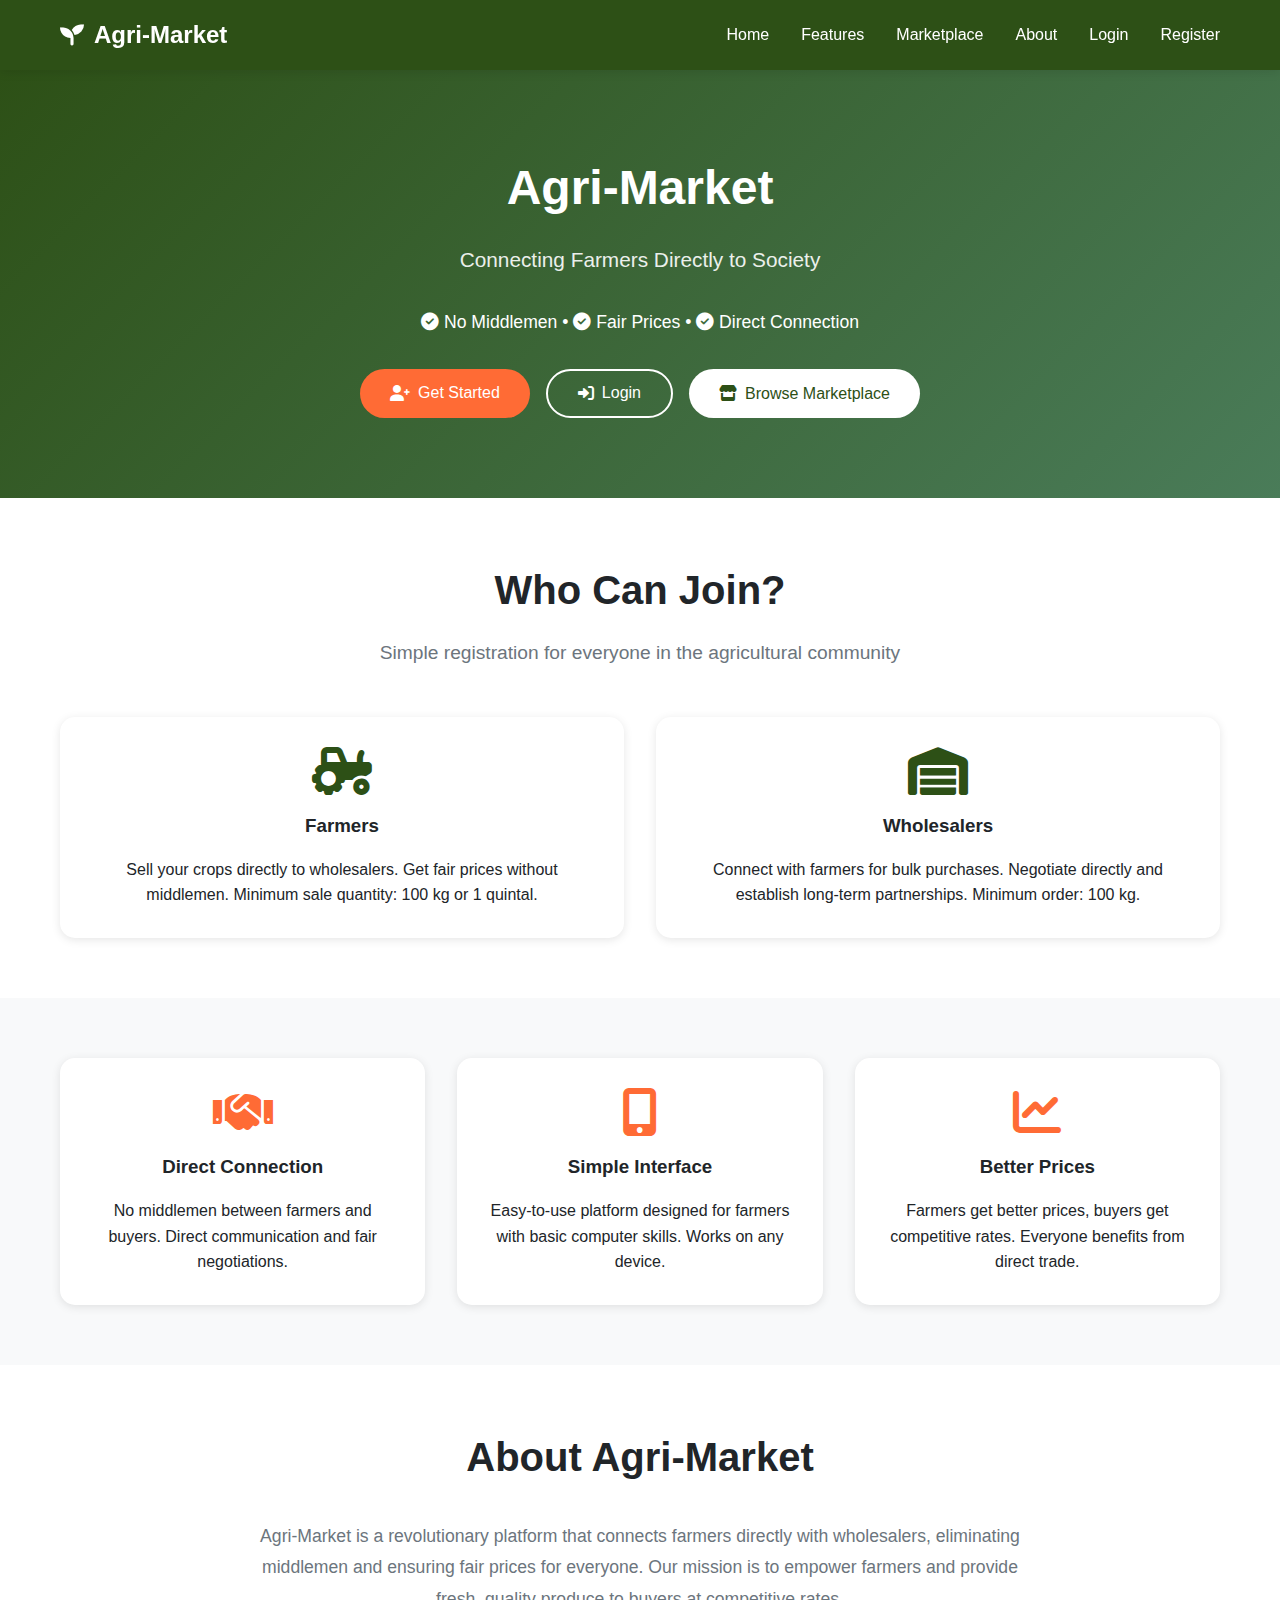
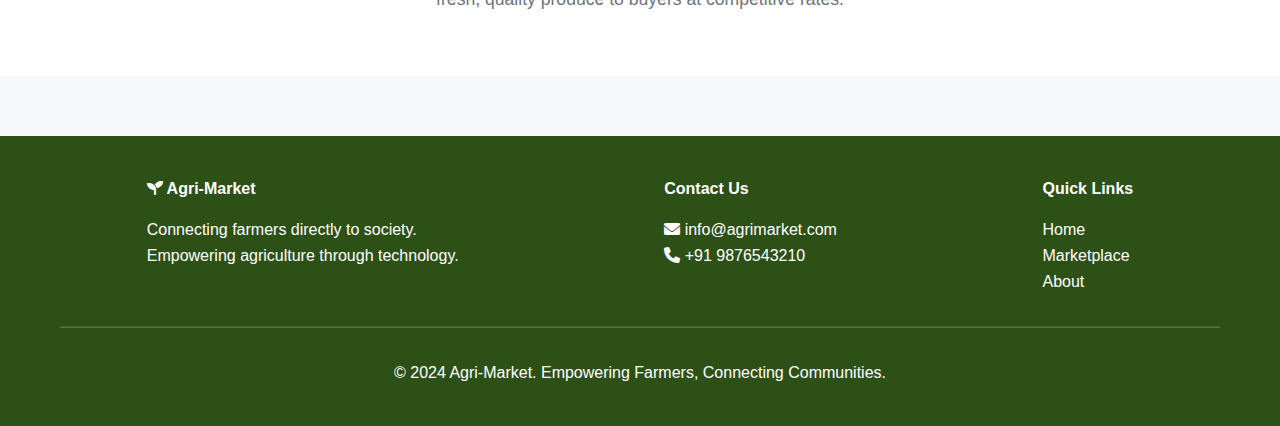
<file: index.html>
<!DOCTYPE html>
<html lang="en">
<head>
    <meta charset="UTF-8">
    <meta name="viewport" content="width=device-width, initial-scale=1.0">
    <title>Agri-Market - Connecting Farmers to Society</title>
    <link rel="stylesheet" href="css/style.css">
    <link rel="stylesheet" href="https://cdnjs.cloudflare.com/ajax/libs/font-awesome/6.0.0/css/all.min.css">
</head>
<body>
    <!-- Navigation -->
    <nav class="navbar">
        <div class="navbar-container">
            <a href="index.html" class="navbar-brand">
                <i class="fas fa-seedling"></i>
                Agri-Market
            </a>
            <button class="navbar-toggle" onclick="toggleMenu()">
                <i class="fas fa-bars"></i>
            </button>
            <ul class="navbar-menu" id="navbarMenu">
                <li><a href="#home">Home</a></li>
                <li><a href="#features">Features</a></li>
                <li><a href="pages/marketplace.html">Marketplace</a></li>
                <li><a href="#about">About</a></li>
                <li><a href="#" onclick="showLoginModal()">Login</a></li>
                <li><a href="#" onclick="showRegisterModal()">Register</a></li>
            </ul>
        </div>
    </nav>

    <!-- Hero Section -->
    <section id="home" class="hero">
        <div class="container">
            <h1 class="hero-title">Agri-Market</h1>
            <p class="hero-subtitle">Connecting Farmers Directly to Society</p>
            <p style="font-size: 1.1rem; margin-bottom: 2rem;">
                <i class="fas fa-check-circle"></i> No Middlemen • 
                <i class="fas fa-check-circle"></i> Fair Prices • 
                <i class="fas fa-check-circle"></i> Direct Connection
            </p>
            <div class="hero-buttons">
                <button class="btn btn-primary" onclick="showRegisterModal()">
                    <i class="fas fa-user-plus"></i> Get Started
                </button>
                <button class="btn btn-outline" onclick="showLoginModal()">
                    <i class="fas fa-sign-in-alt"></i> Login
                </button>
                <a href="pages/marketplace.html" class="btn btn-secondary">
                    <i class="fas fa-store"></i> Browse Marketplace
                </a>
            </div>
        </div>
    </section>

    <!-- User Types Section -->
    <section id="features" style="padding: 60px 20px; background: white;">
        <div class="container">
            <h2 class="text-center" style="font-size: 2.5rem; margin-bottom: 1rem;">Who Can Join?</h2>
            <p class="text-center" style="font-size: 1.2rem; color: #6c757d; margin-bottom: 3rem;">
                Simple registration for everyone in the agricultural community
            </p>
            
            <div class="grid grid-2">
                <div class="card text-center">
                    <i class="fas fa-tractor" style="font-size: 3rem; color: var(--primary-green); margin-bottom: 1rem;"></i>
                    <h3>Farmers</h3>
                    <p>Sell your crops directly to wholesalers. Get fair prices without middlemen. Minimum sale quantity: 100 kg or 1 quintal.</p>
                </div>
                <div class="card text-center">
                    <i class="fas fa-warehouse" style="font-size: 3rem; color: var(--primary-green); margin-bottom: 1rem;"></i>
                    <h3>Wholesalers</h3>
                    <p>Connect with farmers for bulk purchases. Negotiate directly and establish long-term partnerships. Minimum order: 100 kg.</p>
                </div>
            </div>
        </div>
    </section>

    <!-- Features Section -->
    <section style="padding: 60px 20px;">
        <div class="container">
            <div class="grid grid-3">
                <div class="card text-center">
                    <i class="fas fa-handshake" style="font-size: 3rem; color: var(--accent-orange); margin-bottom: 1rem;"></i>
                    <h3>Direct Connection</h3>
                    <p>No middlemen between farmers and buyers. Direct communication and fair negotiations.</p>
                </div>
                <div class="card text-center">
                    <i class="fas fa-mobile-alt" style="font-size: 3rem; color: var(--accent-orange); margin-bottom: 1rem;"></i>
                    <h3>Simple Interface</h3>
                    <p>Easy-to-use platform designed for farmers with basic computer skills. Works on any device.</p>
                </div>
                <div class="card text-center">
                    <i class="fas fa-chart-line" style="font-size: 3rem; color: var(--accent-orange); margin-bottom: 1rem;"></i>
                    <h3>Better Prices</h3>
                    <p>Farmers get better prices, buyers get competitive rates. Everyone benefits from direct trade.</p>
                </div>
            </div>
        </div>
    </section>

    <!-- About Section -->
    <section id="about" style="padding: 60px 20px; background: white;">
        <div class="container">
            <h2 class="text-center" style="font-size: 2.5rem; margin-bottom: 2rem;">About Agri-Market</h2>
            <div style="max-width: 800px; margin: 0 auto; text-align: center;">
                <p style="font-size: 1.1rem; line-height: 1.8; color: #6c757d;">
                    Agri-Market is a revolutionary platform that connects farmers directly with wholesalers, 
                    eliminating middlemen and ensuring fair prices for everyone. Our mission is to 
                    empower farmers and provide fresh, quality produce to buyers at competitive rates.
                </p>
            </div>
        </div>
    </section>

    <!-- Footer -->
    <footer class="footer">
        <div class="container">
            <div style="display: flex; justify-content: space-around; flex-wrap: wrap; gap: 2rem; text-align: left; margin-bottom: 2rem;">
                <div>
                    <h4><i class="fas fa-seedling"></i> Agri-Market</h4>
                    <p>Connecting farmers directly to society.<br>Empowering agriculture through technology.</p>
                </div>
                <div>
                    <h4>Contact Us</h4>
                    <p><i class="fas fa-envelope"></i> info@agrimarket.com</p>
                    <p><i class="fas fa-phone"></i> +91 9876543210</p>
                </div>
                <div>
                    <h4>Quick Links</h4>
                    <p><a href="#home" style="color: white;">Home</a></p>
                    <p><a href="pages/marketplace.html" style="color: white;">Marketplace</a></p>
                    <p><a href="#about" style="color: white;">About</a></p>
                </div>
            </div>
            <hr style="border-color: rgba(255,255,255,0.2); margin: 2rem 0;">
            <p>&copy; 2024 Agri-Market. Empowering Farmers, Connecting Communities.</p>
        </div>
    </footer>

    <!-- Login Modal -->
    <div id="loginModal" class="modal">
        <div class="modal-content">
            <div class="modal-header">
                <h2>Login to Agri-Market</h2>
                <button class="modal-close" onclick="closeModal('loginModal')">&times;</button>
            </div>
            <form id="loginForm" onsubmit="handleLogin(event)">
                <div class="form-group">
                    <label class="form-label">Mobile Number</label>
                    <input type="tel" class="form-control" id="loginPhone" pattern="[6-9][0-9]{9}" placeholder="Enter 10-digit mobile number" required>
                </div>
                <div class="form-group">
                    <label class="form-label">Password</label>
                    <input type="password" class="form-control" id="loginPassword" required>
                </div>
                <button type="submit" class="btn btn-primary w-100">
                    <i class="fas fa-sign-in-alt"></i> Login
                </button>
            </form>
            <p class="text-center mt-2">
                <a href="#" onclick="closeModal('loginModal'); showForgotPasswordModal();">Forgot Password?</a>
            </p>
            <p class="text-center mt-2">
                Don't have an account? <a href="#" onclick="closeModal('loginModal'); showRegisterModal();">Register here</a>
            </p>
        </div>
    </div>

    <!-- Forgot Password Modal -->
    <div id="forgotPasswordModal" class="modal">
        <div class="modal-content">
            <div class="modal-header">
                <h2>Reset Password</h2>
                <button class="modal-close" onclick="closeModal('forgotPasswordModal')">&times;</button>
            </div>
            <form id="forgotPasswordForm" onsubmit="handleForgotPassword(event)">
                <div class="form-group">
                    <label class="form-label">Mobile Number</label>
                    <input type="tel" class="form-control" id="forgotPhone" pattern="[6-9][0-9]{9}" placeholder="Enter your registered mobile number" required>
                </div>
                <div class="form-group">
                    <label class="form-label">Full Name (for verification)</label>
                    <input type="text" class="form-control" id="forgotName" placeholder="Enter your full name" required>
                </div>
                <div class="form-group">
                    <label class="form-label">New Password</label>
                    <input type="password" class="form-control" id="forgotNewPassword" minlength="6" required>
                </div>
                <div class="form-group">
                    <label class="form-label">Confirm New Password</label>
                    <input type="password" class="form-control" id="forgotConfirmPassword" minlength="6" required>
                </div>
                <button type="submit" class="btn btn-primary w-100">
                    <i class="fas fa-key"></i> Reset Password
                </button>
            </form>
            <p class="text-center mt-2">
                Remember your password? <a href="#" onclick="closeModal('forgotPasswordModal'); showLoginModal();">Login here</a>
            </p>
        </div>
    </div>

    <!-- Register Modal -->
    <div id="registerModal" class="modal">
        <div class="modal-content" style="max-width: 700px;">
            <div class="modal-header">
                <h2>Register for Agri-Market</h2>
                <button class="modal-close" onclick="closeModal('registerModal')">&times;</button>
            </div>
            <form id="registerForm" onsubmit="handleRegister(event)">
                <div class="form-group">
                    <label class="form-label">Full Name</label>
                    <input type="text" class="form-control" id="regFullName" placeholder="Enter your full name" required>
                </div>
                <div class="form-group">
                    <label class="form-label">Mobile Number</label>
                    <input type="tel" class="form-control" id="regPhone" pattern="[6-9][0-9]{9}" placeholder="Enter 10-digit mobile number" required>
                </div>
                <div class="grid grid-2">
                    <div class="form-group">
                        <label class="form-label">Password</label>
                        <input type="password" class="form-control" id="regPassword" minlength="6" required>
                    </div>
                    <div class="form-group">
                        <label class="form-label">I am a</label>
                        <select class="form-control form-select" id="regUserType" required>
                            <option value="">Select your role</option>
                            <option value="farmer">Farmer</option>
                            <option value="wholesaler">Wholesaler</option>
                        </select>
                    </div>
                </div>
                <div class="grid grid-2">
                    <div class="form-group">
                        <label class="form-label">City</label>
                        <input type="text" class="form-control" id="regCity" required>
                    </div>
                    <div class="form-group">
                        <label class="form-label">State</label>
                        <input type="text" class="form-control" id="regState" required>
                    </div>
                </div>
                <div class="form-group">
                    <label class="form-label">Address</label>
                    <textarea class="form-control" id="regAddress" rows="2" required></textarea>
                </div>
                <button type="submit" class="btn btn-primary w-100">
                    <i class="fas fa-user-plus"></i> Register
                </button>
            </form>
            <p class="text-center mt-2">
                Already have an account? <a href="#" onclick="closeModal('registerModal'); showLoginModal();">Login here</a>
            </p>
        </div>
    </div>

    <!-- Scripts -->
    <script src="js/api.js"></script>
    <script src="js/utils.js"></script>
    <script>
        // Toggle mobile menu
        function toggleMenu() {
            document.getElementById('navbarMenu').classList.toggle('active');
        }

        // Modal functions
        function showLoginModal() {
            document.getElementById('loginModal').classList.add('show');
        }

        function showRegisterModal() {
            document.getElementById('registerModal').classList.add('show');
        }

        function showForgotPasswordModal() {
            document.getElementById('forgotPasswordModal').classList.add('show');
        }

        function closeModal(modalId) {
            document.getElementById(modalId).classList.remove('show');
        }

        // Close modal on outside click
        window.onclick = function(event) {
            if (event.target.classList.contains('modal')) {
                event.target.classList.remove('show');
            }
        }

        // Handle login
        async function handleLogin(event) {
            event.preventDefault();
            
            const phone = document.getElementById('loginPhone').value;
            const password = document.getElementById('loginPassword').value;

            // Validate phone
            if (!isValidPhone(phone)) {
                showToast('Please enter a valid 10-digit mobile number', 'error');
                return;
            }

            const result = await api.loginUser(phone, password);

            if (result.success) {
                showToast('Login successful! Redirecting...', 'success');
                setTimeout(() => {
                    window.location.href = `dashboard/${result.user.user_type}-dashboard.html`;
                }, 1000);
            } else {
                showToast(result.message, 'error');
            }
        }

        // Handle forgot password
        async function handleForgotPassword(event) {
            event.preventDefault();

            const phone = document.getElementById('forgotPhone').value;
            const fullName = document.getElementById('forgotName').value;
            const newPassword = document.getElementById('forgotNewPassword').value;
            const confirmPassword = document.getElementById('forgotConfirmPassword').value;

            // Validate passwords match
            if (newPassword !== confirmPassword) {
                showToast('Passwords do not match!', 'error');
                return;
            }

            // Validate phone
            if (!isValidPhone(phone)) {
                showToast('Please enter a valid 10-digit mobile number', 'error');
                return;
            }

            const result = await api.resetPassword(phone, fullName, newPassword);

            if (result.success) {
                showToast('Password reset successful! Please login.', 'success');
                closeModal('forgotPasswordModal');
                document.getElementById('forgotPasswordForm').reset();
                setTimeout(() => showLoginModal(), 500);
            } else {
                showToast(result.message, 'error');
            }
        }

        // Handle registration
        async function handleRegister(event) {
            event.preventDefault();

            const phone = document.getElementById('regPhone').value;
            const password = document.getElementById('regPassword').value;

            // Validate phone
            if (!isValidPhone(phone)) {
                showToast('Please enter a valid 10-digit mobile number', 'error');
                return;
            }

            const userData = {
                full_name: document.getElementById('regFullName').value,
                phone: phone,
                password: password,
                user_type: document.getElementById('regUserType').value,
                city: document.getElementById('regCity').value,
                state: document.getElementById('regState').value,
                address: document.getElementById('regAddress').value
            };

            const result = await api.registerUser(userData);

            if (result.success) {
                showToast('Registration successful! Logging you in...', 'success');
                closeModal('registerModal');
                document.getElementById('registerForm').reset();
                
                // Auto-login after registration
                const loginResult = await api.loginUser(phone, password);
                
                if (loginResult.success) {
                    setTimeout(() => {
                        window.location.href = `dashboard/${loginResult.user.user_type}-dashboard.html`;
                    }, 1000);
                }
            } else {
                showToast(result.message, 'error');
            }
        }

        // Redirect if already logged in
        if (isLoggedIn()) {
            const user = getCurrentUser();
            window.location.href = `dashboard/${user.user_type}-dashboard.html`;
        }
    </script>
</body>
</html>
</file>
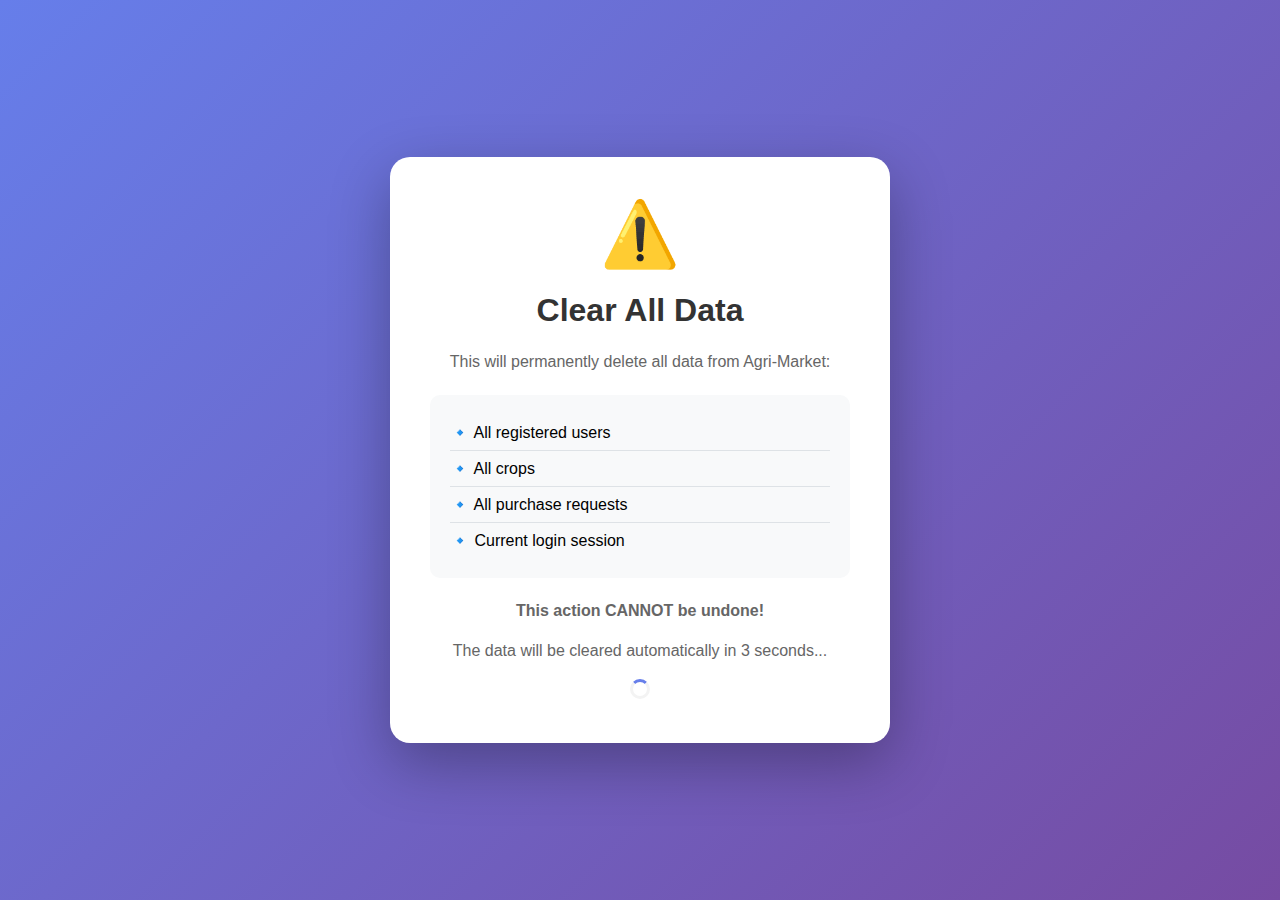
<file: clear-data-now.html>
<!DOCTYPE html>
<html lang="en">
<head>
    <meta charset="UTF-8">
    <meta name="viewport" content="width=device-width, initial-scale=1.0">
    <title>Clear Data - Agri-Market</title>
    <style>
        * {
            margin: 0;
            padding: 0;
            box-sizing: border-box;
        }
        body {
            font-family: 'Segoe UI', Tahoma, Geneva, Verdana, sans-serif;
            background: linear-gradient(135deg, #667eea 0%, #764ba2 100%);
            min-height: 100vh;
            display: flex;
            align-items: center;
            justify-content: center;
            padding: 20px;
        }
        .container {
            background: white;
            padding: 40px;
            border-radius: 20px;
            box-shadow: 0 20px 60px rgba(0,0,0,0.3);
            max-width: 500px;
            width: 100%;
            text-align: center;
        }
        h1 {
            color: #333;
            margin-bottom: 20px;
            font-size: 2rem;
        }
        .icon {
            font-size: 4rem;
            margin-bottom: 20px;
        }
        .success {
            color: #28a745;
        }
        .warning {
            color: #ffc107;
        }
        p {
            color: #666;
            line-height: 1.6;
            margin-bottom: 15px;
        }
        .stats {
            background: #f8f9fa;
            padding: 20px;
            border-radius: 10px;
            margin: 20px 0;
            text-align: left;
        }
        .stats div {
            padding: 8px 0;
            border-bottom: 1px solid #dee2e6;
        }
        .stats div:last-child {
            border-bottom: none;
        }
        .btn {
            display: inline-block;
            padding: 12px 30px;
            background: #667eea;
            color: white;
            text-decoration: none;
            border-radius: 8px;
            margin-top: 20px;
            font-weight: bold;
            transition: background 0.3s;
        }
        .btn:hover {
            background: #5568d3;
        }
        .loading {
            display: inline-block;
            width: 20px;
            height: 20px;
            border: 3px solid #f3f3f3;
            border-top: 3px solid #667eea;
            border-radius: 50%;
            animation: spin 1s linear infinite;
        }
        @keyframes spin {
            0% { transform: rotate(0deg); }
            100% { transform: rotate(360deg); }
        }
    </style>
</head>
<body>
    <div class="container">
        <div id="content">
            <div class="icon warning">⚠️</div>
            <h1>Clear All Data</h1>
            <p>This will permanently delete all data from Agri-Market:</p>
            <div class="stats">
                <div>🔹 All registered users</div>
                <div>🔹 All crops</div>
                <div>🔹 All purchase requests</div>
                <div>🔹 Current login session</div>
            </div>
            <p><strong>This action CANNOT be undone!</strong></p>
            <p>The data will be cleared automatically in <span id="countdown">3</span> seconds...</p>
            <div class="loading"></div>
        </div>
    </div>

    <script>
        let countdown = 3;
        const countdownElement = document.getElementById('countdown');
        
        // Countdown timer
        const timer = setInterval(() => {
            countdown--;
            countdownElement.textContent = countdown;
            
            if (countdown <= 0) {
                clearInterval(timer);
                clearData();
            }
        }, 1000);

        function clearData() {
            try {
                // Get current data counts
                const usersCount = JSON.parse(localStorage.getItem('users') || '[]').length;
                const cropsCount = JSON.parse(localStorage.getItem('crops') || '[]').length;
                const transactionsCount = JSON.parse(localStorage.getItem('transactions') || '[]').length;

                // Clear all data
                localStorage.clear();
                
                // Reinitialize with empty arrays
                localStorage.setItem('users', '[]');
                localStorage.setItem('crops', '[]');
                localStorage.setItem('transactions', '[]');

                // Show success message
                document.getElementById('content').innerHTML = `
                    <div class="icon success">✅</div>
                    <h1>Data Cleared Successfully!</h1>
                    <p>All data has been permanently deleted.</p>
                    <div class="stats">
                        <div>❌ Deleted ${usersCount} users</div>
                        <div>❌ Deleted ${cropsCount} crops</div>
                        <div>❌ Deleted ${transactionsCount} purchase requests</div>
                    </div>
                    <p>Redirecting to home page...</p>
                    <div class="loading"></div>
                `;

                // Redirect to index.html after 2 seconds
                setTimeout(() => {
                    window.location.href = 'index.html';
                }, 2000);

            } catch (error) {
                document.getElementById('content').innerHTML = `
                    <div class="icon" style="color: #dc3545;">❌</div>
                    <h1>Error!</h1>
                    <p>Failed to clear data: ${error.message}</p>
                    <a href="index.html" class="btn">Go to Home</a>
                `;
            }
        }

        // Allow user to cancel by closing the page
        console.log('🗑️ Data clearing in progress...');
        console.log('Close this page to cancel!');
    </script>
</body>
</html>
</file>
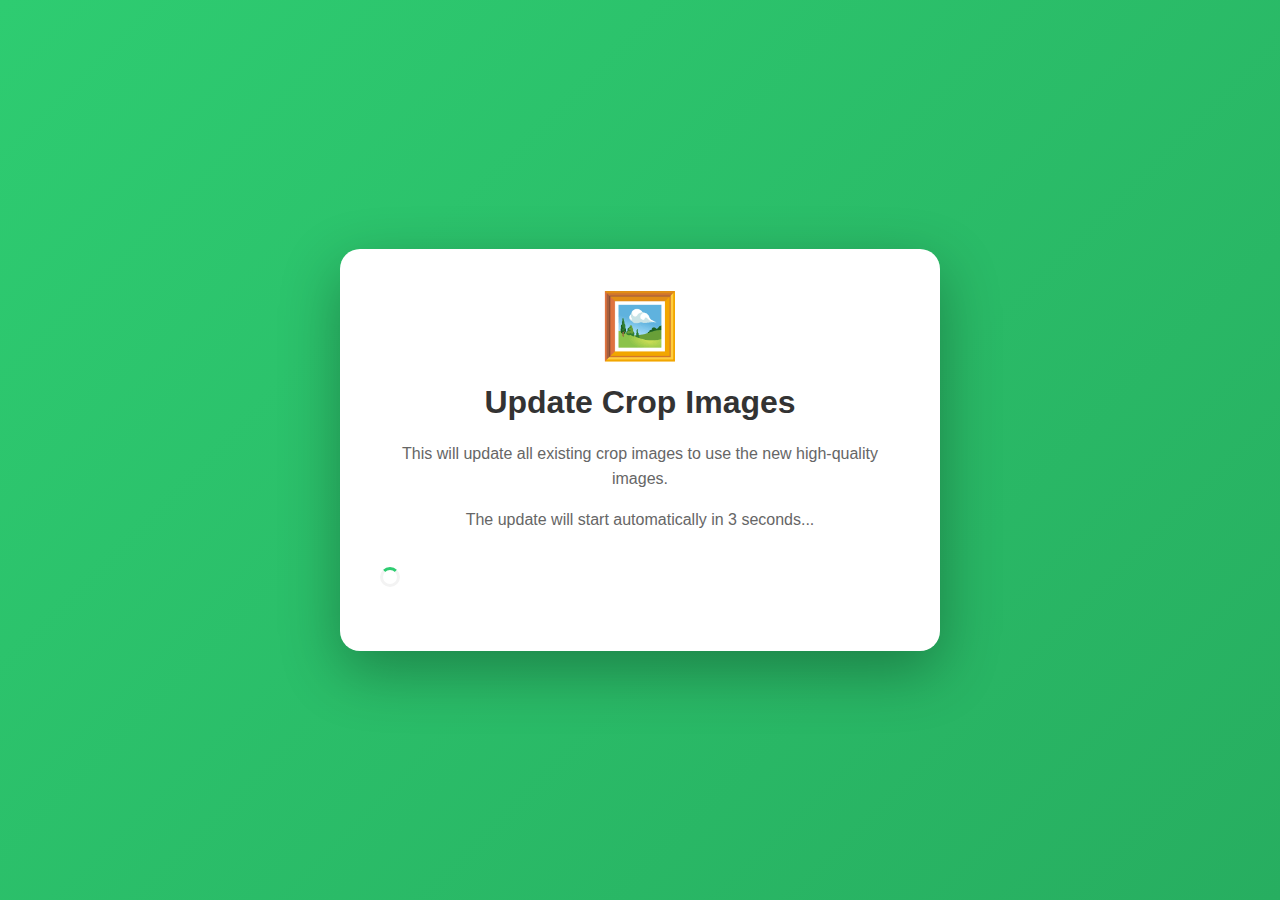
<file: update-crop-images.html>
<!DOCTYPE html>
<html lang="en">
<head>
    <meta charset="UTF-8">
    <meta name="viewport" content="width=device-width, initial-scale=1.0">
    <title>Update Crop Images - Agri-Market</title>
    <style>
        * {
            margin: 0;
            padding: 0;
            box-sizing: border-box;
        }
        body {
            font-family: 'Segoe UI', Tahoma, Geneva, Verdana, sans-serif;
            background: linear-gradient(135deg, #2ecc71 0%, #27ae60 100%);
            min-height: 100vh;
            display: flex;
            align-items: center;
            justify-content: center;
            padding: 20px;
        }
        .container {
            background: white;
            padding: 40px;
            border-radius: 20px;
            box-shadow: 0 20px 60px rgba(0,0,0,0.3);
            max-width: 600px;
            width: 100%;
        }
        h1 {
            color: #333;
            margin-bottom: 20px;
            font-size: 2rem;
            text-align: center;
        }
        .icon {
            font-size: 4rem;
            margin-bottom: 20px;
            text-align: center;
        }
        .success {
            color: #28a745;
        }
        .info {
            color: #17a2b8;
        }
        p {
            color: #666;
            line-height: 1.6;
            margin-bottom: 15px;
            text-align: center;
        }
        .stats {
            background: #f8f9fa;
            padding: 20px;
            border-radius: 10px;
            margin: 20px 0;
        }
        .stats div {
            padding: 8px 0;
            border-bottom: 1px solid #dee2e6;
            display: flex;
            justify-content: space-between;
        }
        .stats div:last-child {
            border-bottom: none;
        }
        .btn {
            display: inline-block;
            padding: 12px 30px;
            background: #2ecc71;
            color: white;
            text-decoration: none;
            border-radius: 8px;
            margin-top: 20px;
            font-weight: bold;
            transition: background 0.3s;
            border: none;
            cursor: pointer;
            width: 100%;
        }
        .btn:hover {
            background: #27ae60;
        }
        .loading {
            display: inline-block;
            width: 20px;
            height: 20px;
            border: 3px solid #f3f3f3;
            border-top: 3px solid #2ecc71;
            border-radius: 50%;
            animation: spin 1s linear infinite;
            margin: 20px auto;
        }
        @keyframes spin {
            0% { transform: rotate(0deg); }
            100% { transform: rotate(360deg); }
        }
        .crop-list {
            max-height: 300px;
            overflow-y: auto;
            font-size: 0.9rem;
        }
    </style>
</head>
<body>
    <div class="container">
        <div id="content">
            <div class="icon info">🖼️</div>
            <h1>Update Crop Images</h1>
            <p>This will update all existing crop images to use the new high-quality images.</p>
            <p>The update will start automatically in <span id="countdown">3</span> seconds...</p>
            <div class="loading"></div>
        </div>
    </div>

    <script src="js/api.js"></script>
    <script>
        let countdown = 3;
        const countdownElement = document.getElementById('countdown');
        
        // Countdown timer
        const timer = setInterval(() => {
            countdown--;
            countdownElement.textContent = countdown;
            
            if (countdown <= 0) {
                clearInterval(timer);
                updateCropImages();
            }
        }, 1000);

        function updateCropImages() {
            try {
                // Get all crops from localStorage
                const crops = JSON.parse(localStorage.getItem('crops') || '[]');
                
                if (crops.length === 0) {
                    document.getElementById('content').innerHTML = `
                        <div class="icon info">ℹ️</div>
                        <h1>No Crops Found</h1>
                        <p>There are no crops in the database to update.</p>
                        <a href="index.html" class="btn">Go to Home</a>
                    `;
                    return;
                }

                let updatedCount = 0;
                const updatedCrops = [];

                // Update each crop's image
                crops.forEach(crop => {
                    const oldImage = crop.crop_image;
                    const newImage = api.getCropImage(crop.crop_name, crop.category);
                    
                    if (oldImage !== newImage) {
                        crop.crop_image = newImage;
                        updatedCount++;
                        updatedCrops.push({
                            name: crop.crop_name,
                            category: crop.category,
                            oldImage: oldImage,
                            newImage: newImage
                        });
                    }
                });

                // Save updated crops back to localStorage
                localStorage.setItem('crops', JSON.stringify(crops));

                // Show success message
                let cropListHTML = '';
                if (updatedCrops.length > 0) {
                    cropListHTML = '<div class="stats crop-list">';
                    updatedCrops.forEach(crop => {
                        cropListHTML += `<div><strong>${crop.name}</strong> <span style="color: #28a745;">✓</span></div>`;
                    });
                    cropListHTML += '</div>';
                }

                document.getElementById('content').innerHTML = `
                    <div class="icon success">✅</div>
                    <h1>Images Updated Successfully!</h1>
                    <div class="stats">
                        <div><span>Total Crops:</span> <strong>${crops.length}</strong></div>
                        <div><span>Images Updated:</span> <strong>${updatedCount}</strong></div>
                        <div><span>Already Up-to-date:</span> <strong>${crops.length - updatedCount}</strong></div>
                    </div>
                    ${updatedCount > 0 ? `
                        <p><strong>Updated Crops:</strong></p>
                        ${cropListHTML}
                    ` : '<p>All crop images were already up-to-date!</p>'}
                    <p style="margin-top: 20px;">Redirecting to home page...</p>
                    <div class="loading"></div>
                `;

                console.log('✅ Crop images updated successfully!');
                console.log(`Updated ${updatedCount} out of ${crops.length} crops`);

                // Redirect to index.html after 3 seconds
                setTimeout(() => {
                    window.location.href = 'index.html';
                }, 3000);

            } catch (error) {
                document.getElementById('content').innerHTML = `
                    <div class="icon" style="color: #dc3545;">❌</div>
                    <h1>Error!</h1>
                    <p>Failed to update crop images: ${error.message}</p>
                    <a href="index.html" class="btn">Go to Home</a>
                `;
                console.error('Error updating crop images:', error);
            }
        }

        console.log('🖼️ Crop Image Update Script Loaded');
    </script>
</body>
</html>
</file>
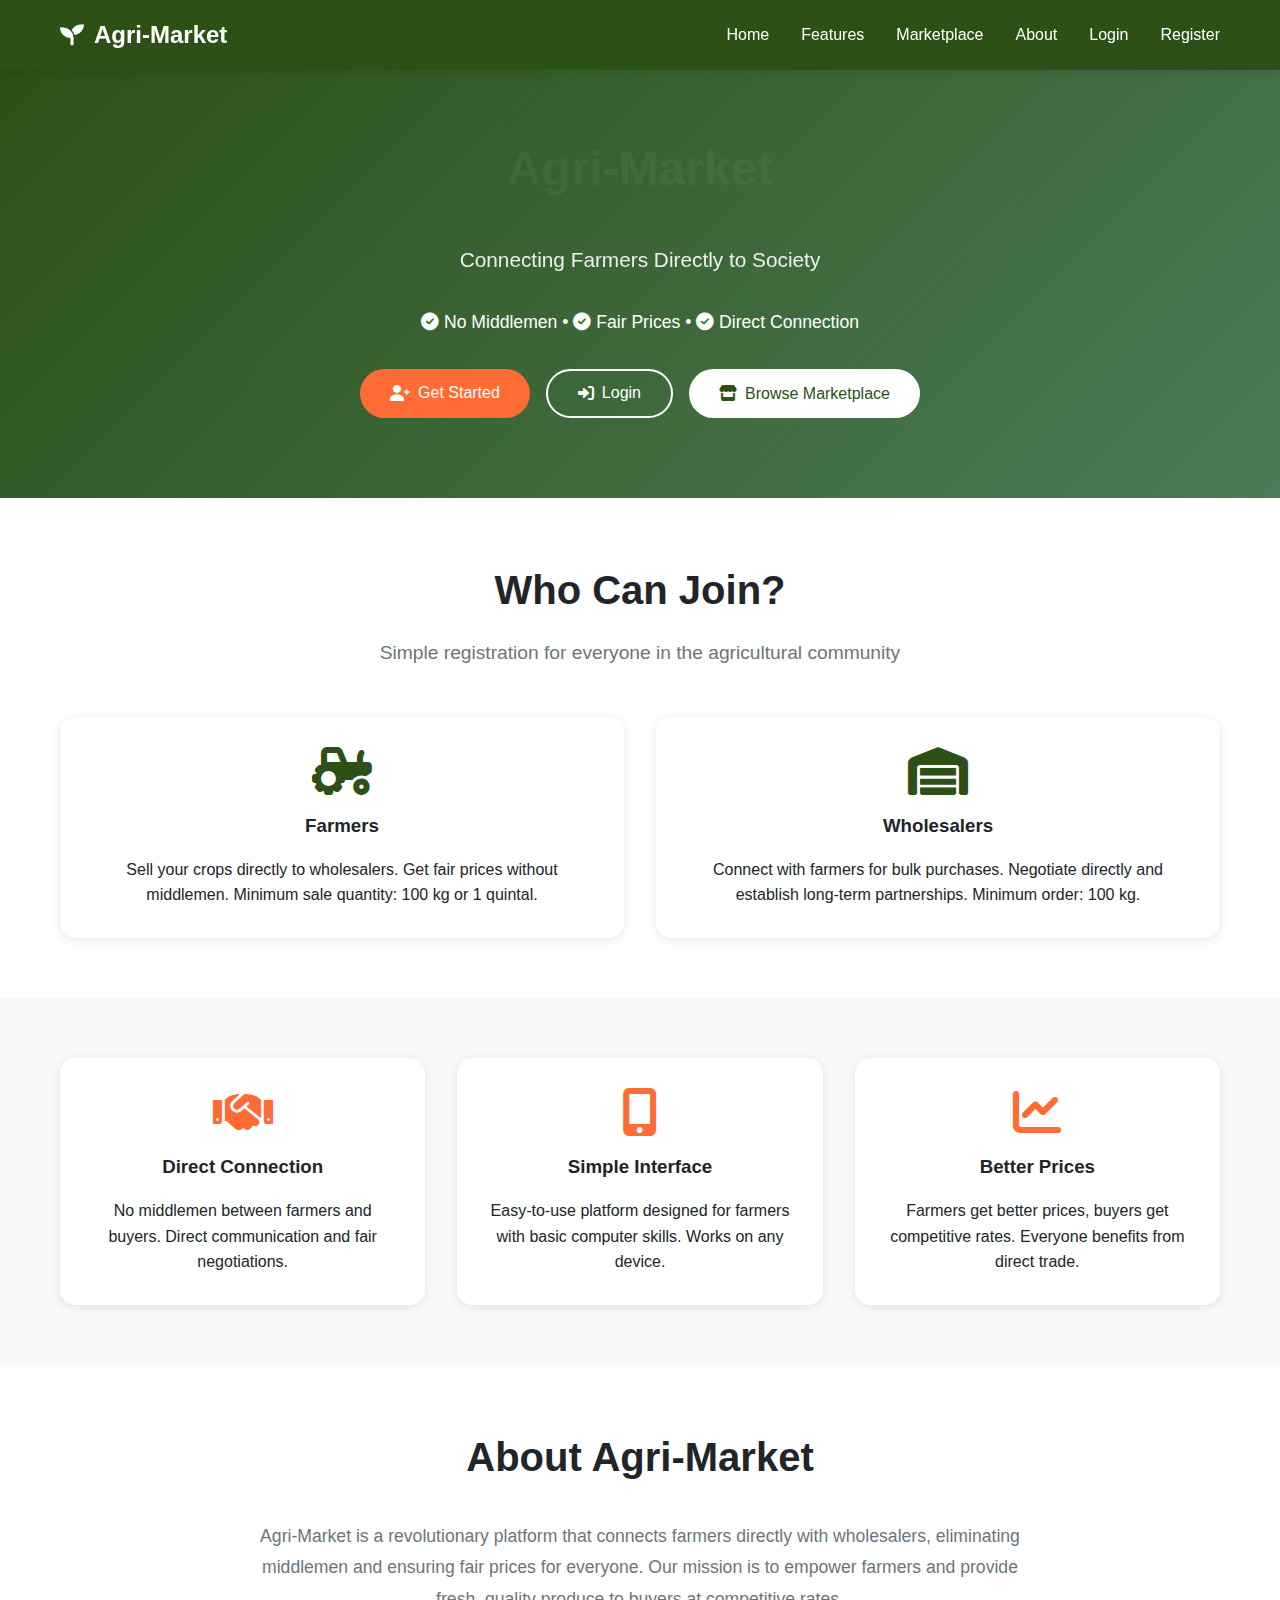
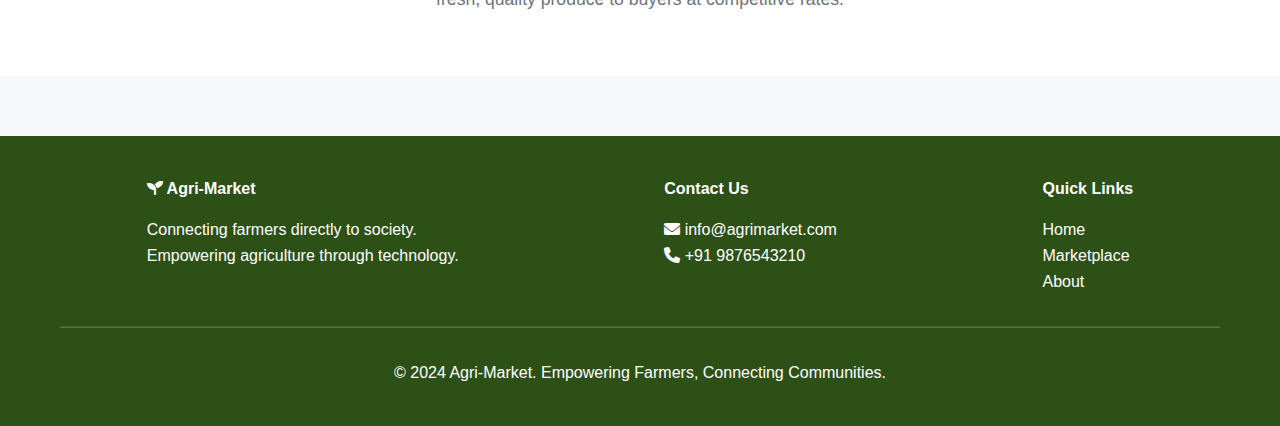
<file: dashboard/customer-dashboard.html>
<!DOCTYPE html>
<html lang="en">
<head>
    <meta charset="UTF-8">
    <meta name="viewport" content="width=device-width, initial-scale=1.0">
    <title>Customer Dashboard - Agri-Market</title>
    <link rel="stylesheet" href="../css/style.css">
    <link rel="stylesheet" href="https://cdnjs.cloudflare.com/ajax/libs/font-awesome/6.0.0/css/all.min.css">
</head>
<body>
    <!-- Navigation -->
    <nav class="navbar">
        <div class="navbar-container">
            <a href="../index.html" class="navbar-brand">
                <i class="fas fa-seedling"></i>
                Agri-Market
            </a>
            <ul class="navbar-menu">
                <li><a href="customer-dashboard.html">Dashboard</a></li>
                <li><a href="../pages/marketplace.html">Marketplace</a></li>
                <li><a href="#" onclick="handleLogout()">Logout</a></li>
            </ul>
        </div>
    </nav>

    <!-- Dashboard Header -->
    <section style="background: linear-gradient(135deg, var(--primary-green), var(--light-green)); color: white; padding: 40px 20px;">
        <div class="container">
            <h1><i class="fas fa-user"></i> Customer Dashboard</h1>
            <p style="font-size: 1.1rem;">Welcome, <span id="userName"></span>!</p>
        </div>
    </section>

    <!-- Statistics Cards -->
    <section style="padding: 40px 20px;">
        <div class="container">
            <div class="grid grid-4">
                <div class="stat-card">
                    <div class="stat-value" id="totalOrders">0</div>
                    <div class="stat-label">Total Orders</div>
                </div>
                <div class="stat-card" style="background: linear-gradient(135deg, #ffc107, #ff9800);">
                    <div class="stat-value" id="pendingOrders">0</div>
                    <div class="stat-label">Pending Orders</div>
                </div>
                <div class="stat-card" style="background: linear-gradient(135deg, #28a745, #218838);">
                    <div class="stat-value" id="completedOrders">0</div>
                    <div class="stat-label">Completed Orders</div>
                </div>
                <div class="stat-card" style="background: linear-gradient(135deg, #17a2b8, #138496);">
                    <div class="stat-value" id="totalSpent">₹0</div>
                    <div class="stat-label">Total Spent</div>
                </div>
            </div>
        </div>
    </section>

    <!-- Quick Actions -->
    <section style="padding: 0 20px 40px;">
        <div class="container">
            <div class="card">
                <div class="card-header">
                    <h2 class="card-title">Quick Actions</h2>
                </div>
                <div style="display: flex; gap: 1rem; flex-wrap: wrap;">
                    <a href="../pages/marketplace.html" class="btn btn-primary">
                        <i class="fas fa-shopping-cart"></i> Browse Products
                    </a>
                    <button class="btn btn-secondary" onclick="loadOrders()">
                        <i class="fas fa-sync"></i> Refresh Orders
                    </button>
                </div>
            </div>
        </div>
    </section>

    <!-- My Orders Section -->
    <section style="padding: 0 20px 40px;">
        <div class="container">
            <div class="card">
                <div class="card-header">
                    <h2 class="card-title">My Purchase Requests</h2>
                </div>
                <div class="table-container">
                    <table class="table" id="ordersTable">
                        <thead>
                            <tr>
                                <th>Request ID</th>
                                <th>Crop</th>
                                <th>Farmer</th>
                                <th>Quantity</th>
                                <th>Amount</th>
                                <th>Date</th>
                                <th>Status</th>
                                <th>Action</th>
                            </tr>
                        </thead>
                        <tbody id="ordersTableBody">
                            <!-- Orders will be loaded here -->
                        </tbody>
                    </table>
                </div>
                <div id="emptyOrders" class="hidden" style="text-align: center; padding: 40px;">
                    <i class="fas fa-shopping-bag" style="font-size: 3rem; color: #ccc; margin-bottom: 1rem;"></i>
                    <h3>No purchase requests yet</h3>
                    <p>Start shopping from our marketplace</p>
                    <a href="../pages/marketplace.html" class="btn btn-primary mt-2">
                        <i class="fas fa-store"></i> Browse Marketplace
                    </a>
                </div>
            </div>
        </div>
    </section>

    <!-- Purchase Request Details Modal -->
    <div id="orderModal" class="modal">
        <div class="modal-content">
            <div class="modal-header">
                <h2>Purchase Request Details</h2>
                <button class="modal-close" onclick="closeModal('orderModal')">&times;</button>
            </div>
            <div id="orderModalBody">
                <!-- Purchase request details will be loaded here -->
            </div>
        </div>
    </div>

    <!-- Footer -->
    <footer class="footer">
        <div class="container">
            <p>&copy; 2024 Agri-Market. Empowering Farmers, Connecting Communities.</p>
        </div>
    </footer>

    <!-- Scripts -->
    <script src="../js/api.js"></script>
    <script src="../js/utils.js"></script>
    <script>
        let currentUser = null;
        let allOrders = [];

        // Initialize dashboard
        window.onload = async function() {
            if (!requireAuth()) return;
            
            currentUser = getCurrentUser();
            
            if (currentUser.user_type !== 'customer') {
                showToast('Access denied', 'error');
                window.location.href = `${currentUser.user_type}-dashboard.html`;
                return;
            }

            document.getElementById('userName').textContent = currentUser.full_name;
            
            await loadStatistics();
            await loadOrders();
        };

        // Load statistics
        async function loadStatistics() {
            const stats = await api.getStatistics(currentUser.user_id, 'customer');
            
            document.getElementById('totalOrders').textContent = stats.total_orders;
            document.getElementById('pendingOrders').textContent = stats.pending_orders;
            document.getElementById('completedOrders').textContent = stats.completed_orders;
            document.getElementById('totalSpent').textContent = formatCurrency(stats.total_spent);
        }

        // Load orders
        async function loadOrders() {
            const tbody = document.getElementById('ordersTableBody');
            const emptyState = document.getElementById('emptyOrders');
            const table = document.getElementById('ordersTable');
            
            allOrders = await api.getTransactionsByBuyer(currentUser.user_id);
            
            if (allOrders.length === 0) {
                table.style.display = 'none';
                emptyState.classList.remove('hidden');
            } else {
                table.style.display = 'table';
                emptyState.classList.add('hidden');
                tbody.innerHTML = allOrders.map(order => `
                    <tr>
                        <td>${order.transaction_id}</td>
                        <td>${order.crop_name}</td>
                        <td>${order.farmer_name}</td>
                        <td>${order.quantity_sold}</td>
                        <td>${formatCurrency(order.total_amount)}</td>
                        <td>${formatDate(order.transaction_date)}</td>
                        <td><span class="badge ${getStatusBadgeClass(order.status)}">${capitalize(order.status)}</span></td>
                        <td>
                            <button class="btn btn-primary" style="padding: 6px 12px; font-size: 0.875rem;" onclick="viewOrder('${order.transaction_id}')">
                                <i class="fas fa-eye"></i> View
                            </button>
                        </td>
                    </tr>
                `).join('');
            }
        }

        // View order details
        async function viewOrder(transactionId) {
            const order = allOrders.find(o => o.transaction_id === transactionId);
            
            if (!order) {
                showToast('Order not found', 'error');
                return;
            }

            const modalBody = document.getElementById('orderModalBody');
            modalBody.innerHTML = `
                <div style="padding: 20px 0;">
                    <div style="display: grid; grid-template-columns: 1fr 1fr; gap: 1rem; margin-bottom: 1.5rem;">
                        <div>
                            <strong>Request ID:</strong><br>
                            ${order.transaction_id}
                        </div>
                        <div>
                            <strong>Status:</strong><br>
                            <span class="badge ${getStatusBadgeClass(order.status)}">${capitalize(order.status)}</span>
                        </div>
                    </div>
                    
                    <hr>
                    
                    <h4>Product Details</h4>
                    <p><strong>Crop:</strong> ${order.crop_name}</p>
                    <p><strong>Quantity:</strong> ${order.quantity_sold}</p>
                    <p><strong>Price per Unit:</strong> ${formatCurrency(order.price_per_unit)}</p>
                    <p><strong>Total Amount:</strong> <span style="font-size: 1.5rem; color: var(--accent-orange);">${formatCurrency(order.total_amount)}</span></p>
                    
                    <hr>
                    
                    <h4>Farmer Details</h4>
                    <p><strong>Name:</strong> ${order.farmer_name}</p>
                    
                    <hr>
                    
                    <h4>Delivery Information</h4>
                    <p><strong>Address:</strong> ${order.delivery_address}</p>
                    ${order.notes ? `<p><strong>Notes:</strong> ${order.notes}</p>` : ''}
                    
                    <hr>
                    
                    <p><strong>Request Date:</strong> ${formatDateTime(order.transaction_date)}</p>
                </div>
            `;

            document.getElementById('orderModal').classList.add('show');
        }

        // Close modal
        function closeModal(modalId) {
            document.getElementById(modalId).classList.remove('show');
        }

        // Handle logout
        function handleLogout() {
            api.logout();
            showToast('Logged out successfully', 'success');
            setTimeout(() => {
                window.location.href = '../index.html';
            }, 1000);
        }

        // Close modal on outside click
        window.onclick = function(event) {
            if (event.target.classList.contains('modal')) {
                event.target.classList.remove('show');
            }
        }
    </script>
</body>
</html>
</file>
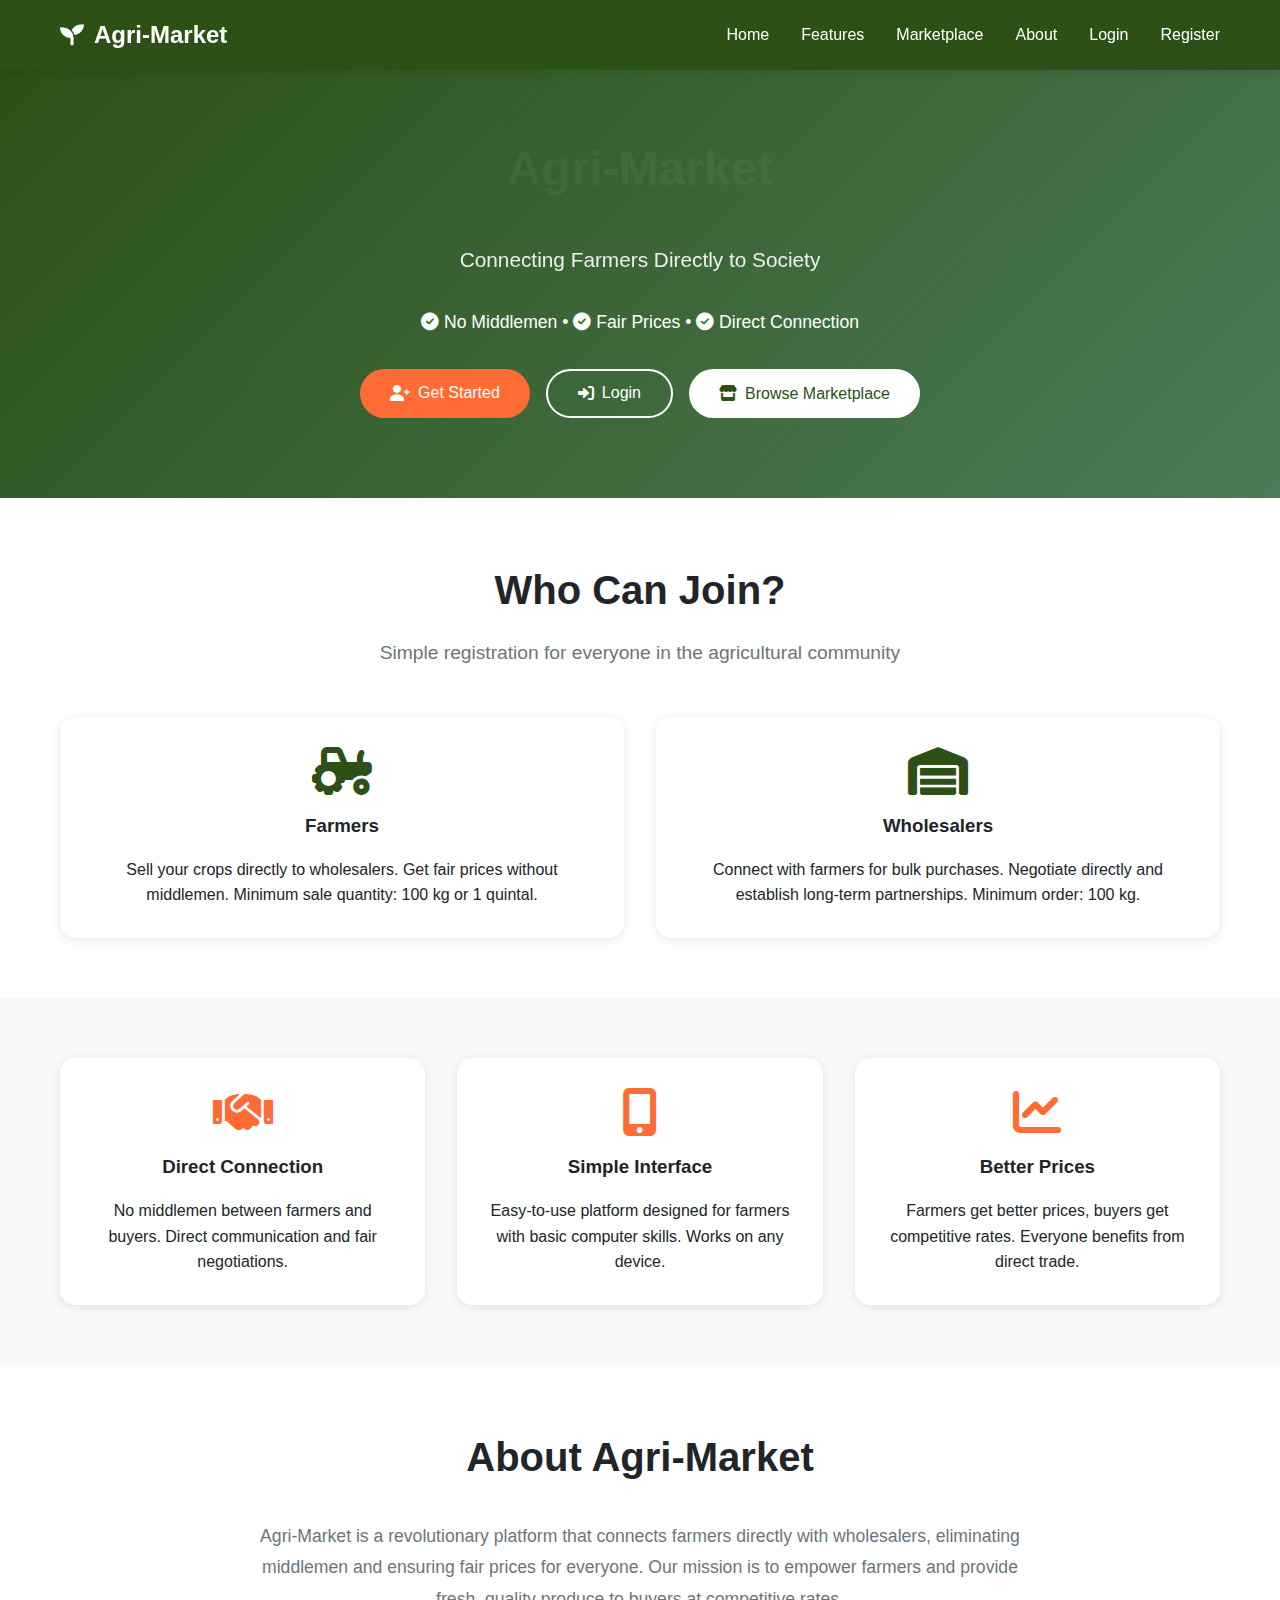
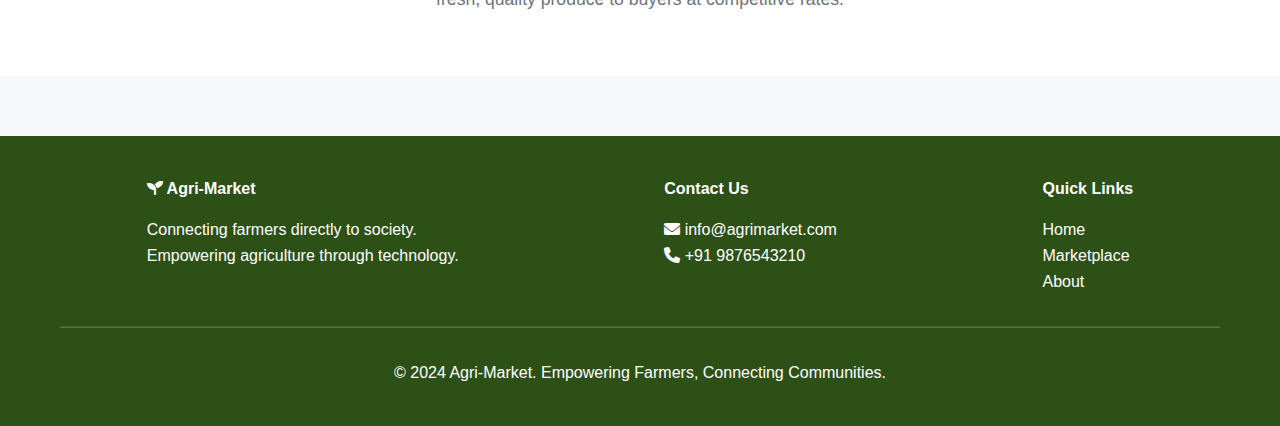
<file: dashboard/farmer-dashboard.html>
<!DOCTYPE html>
<html lang="en">
<head>
    <meta charset="UTF-8">
    <meta name="viewport" content="width=device-width, initial-scale=1.0">
    <title>Farmer Dashboard - Agri-Market</title>
    <link rel="stylesheet" href="../css/style.css">
    <link rel="stylesheet" href="https://cdnjs.cloudflare.com/ajax/libs/font-awesome/6.0.0/css/all.min.css">
</head>
<body>
    <!-- Navigation -->
    <nav class="navbar">
        <div class="navbar-container">
            <a href="../index.html" class="navbar-brand">
                <i class="fas fa-seedling"></i>
                Agri-Market
            </a>
            <ul class="navbar-menu">
                <li><a href="farmer-dashboard.html">Dashboard</a></li>
                <li><a href="../pages/marketplace.html">Marketplace</a></li>
                <li><a href="#" onclick="handleLogout()">Logout</a></li>
            </ul>
        </div>
    </nav>

    <!-- Dashboard Header -->
    <section style="background: linear-gradient(135deg, var(--primary-green), var(--light-green)); color: white; padding: 40px 20px;">
        <div class="container">
            <h1><i class="fas fa-tractor"></i> Farmer Dashboard</h1>
            <p style="font-size: 1.1rem;">Welcome, <span id="farmerName"></span>!</p>
        </div>
    </section>

    <!-- Statistics Cards -->
    <section style="padding: 40px 20px;">
        <div class="container">
            <div class="grid grid-4">
                <div class="stat-card">
                    <div class="stat-value" id="totalCrops">0</div>
                    <div class="stat-label">Total Crops</div>
                </div>
                <div class="stat-card" style="background: linear-gradient(135deg, #ff6b35, #f7931e);">
                    <div class="stat-value" id="activeCrops">0</div>
                    <div class="stat-label">Active Listings</div>
                </div>
                <div class="stat-card" style="background: linear-gradient(135deg, #17a2b8, #138496);">
                    <div class="stat-value" id="totalSales">0</div>
                    <div class="stat-label">Total Sales</div>
                </div>
                <div class="stat-card" style="background: linear-gradient(135deg, #28a745, #218838);">
                    <div class="stat-value" id="totalRevenue">₹0</div>
                    <div class="stat-label">Total Revenue</div>
                </div>
            </div>
        </div>
    </section>

    <!-- Quick Actions -->
    <section style="padding: 0 20px 40px;">
        <div class="container">
            <div class="card">
                <div class="card-header">
                    <h2 class="card-title">Quick Actions</h2>
                </div>
                <div style="display: flex; gap: 1rem; flex-wrap: wrap;">
                    <button class="btn btn-primary" onclick="showAddCropModal()">
                        <i class="fas fa-plus"></i> Add New Crop
                    </button>
                    <button class="btn btn-secondary" onclick="loadMyCrops()">
                        <i class="fas fa-sync"></i> Refresh Crops
                    </button>
                </div>
            </div>
        </div>
    </section>

    <!-- My Crops Section -->
    <section style="padding: 0 20px 40px;">
        <div class="container">
            <div class="card">
                <div class="card-header">
                    <h2 class="card-title">My Crops</h2>
                </div>
                <div id="cropsContainer" class="grid grid-3">
                    <!-- Crops will be loaded here -->
                </div>
                <div id="emptyCrops" class="hidden" style="text-align: center; padding: 40px;">
                    <i class="fas fa-seedling" style="font-size: 3rem; color: #ccc; margin-bottom: 1rem;"></i>
                    <h3>No crops added yet</h3>
                    <p>Start by adding your first crop to the marketplace</p>
                    <button class="btn btn-primary mt-2" onclick="showAddCropModal()">
                        <i class="fas fa-plus"></i> Add Crop
                    </button>
                </div>
            </div>
        </div>
    </section>

    <!-- Sales History Section -->
    <section style="padding: 0 20px 40px;">
        <div class="container">
            <div class="card">
                <div class="card-header">
                    <h2 class="card-title">Purchase Requests</h2>
                </div>
                <div class="table-container">
                    <table class="table" id="salesTable">
                        <thead>
                            <tr>
                                <th>Request ID</th>
                                <th>Crop</th>
                                <th>Buyer</th>
                                <th>Quantity</th>
                                <th>Amount</th>
                                <th>Date</th>
                                <th>Status</th>
                                <th>Action</th>
                            </tr>
                        </thead>
                        <tbody id="salesTableBody">
                            <!-- Sales will be loaded here -->
                        </tbody>
                    </table>
                </div>
                <div id="emptySales" class="hidden" style="text-align: center; padding: 40px;">
                    <i class="fas fa-receipt" style="font-size: 3rem; color: #ccc; margin-bottom: 1rem;"></i>
                    <h3>No purchase requests yet</h3>
                    <p>Purchase requests from buyers will appear here</p>
                </div>
            </div>
        </div>
    </section>

    <!-- Add Crop Modal -->
    <div id="addCropModal" class="modal">
        <div class="modal-content" style="max-width: 700px;">
            <div class="modal-header">
                <h2>Add New Crop</h2>
                <button class="modal-close" onclick="closeModal('addCropModal')">&times;</button>
            </div>
            <form id="addCropForm" onsubmit="handleAddCrop(event)">
                <div class="grid grid-2">
                    <div class="form-group">
                        <label class="form-label">Crop Name</label>
                        <input type="text" class="form-control" id="cropName" required>
                    </div>
                    <div class="form-group">
                        <label class="form-label">Category</label>
                        <select class="form-control form-select" id="cropCategory" required>
                            <option value="">Select category</option>
                            <option value="Vegetables">Vegetables</option>
                            <option value="Fruits">Fruits</option>
                            <option value="Grains">Grains</option>
                            <option value="Pulses">Pulses</option>
                            <option value="Spices">Spices</option>
                            <option value="Others">Others</option>
                        </select>
                    </div>
                </div>
                <div class="grid grid-2">
                    <div class="form-group">
                        <label class="form-label">Quantity Available (Minimum: 100 kg or 1 quintal)</label>
                        <input type="number" class="form-control" id="cropQuantity" min="1" required>
                    </div>
                    <div class="form-group">
                        <label class="form-label">Unit</label>
                        <select class="form-control form-select" id="cropUnit" required onchange="updateMinQuantity()">
                            <option value="kg">Kilogram (kg) - Min: 100</option>
                            <option value="quintal">Quintal - Min: 1</option>
                            <option value="ton">Ton - Min: 0.1</option>
                        </select>
                    </div>
                </div>
                <div class="grid grid-2">
                    <div class="form-group">
                        <label class="form-label">Price per Unit (₹)</label>
                        <input type="number" class="form-control" id="cropPrice" min="1" required>
                    </div>
                    <div class="form-group">
                        <label class="form-label">Harvest Date</label>
                        <input type="date" class="form-control" id="cropHarvestDate" required>
                    </div>
                </div>
                <div class="form-group">
                    <label class="form-label">Location</label>
                    <input type="text" class="form-control" id="cropLocation" required>
                </div>
                <div class="form-group">
                    <label class="form-label">Description</label>
                    <textarea class="form-control" id="cropDescription" rows="3"></textarea>
                </div>
                <div class="form-group">
                    <label class="form-label">
                        <input type="checkbox" id="cropOrganic"> This is an organic crop
                    </label>
                </div>
                <button type="submit" class="btn btn-primary w-100">
                    <i class="fas fa-plus"></i> Add Crop
                </button>
            </form>
        </div>
    </div>

    <!-- Footer -->
    <footer class="footer">
        <div class="container">
            <p>&copy; 2024 Agri-Market. Empowering Farmers, Connecting Communities.</p>
        </div>
    </footer>

    <!-- Scripts -->
    <script src="../js/api.js"></script>
    <script src="../js/utils.js"></script>
    <script>
        let currentUser = null;

        // Initialize dashboard
        window.onload = async function() {
            if (!requireAuth()) return;
            
            currentUser = getCurrentUser();
            
            if (currentUser.user_type !== 'farmer') {
                showToast('Access denied', 'error');
                window.location.href = `${currentUser.user_type}-dashboard.html`;
                return;
            }

            document.getElementById('farmerName').textContent = currentUser.full_name;
            
            await loadStatistics();
            await loadMyCrops();
            await loadSales();
        };

        // Load statistics
        async function loadStatistics() {
            const stats = await api.getStatistics(currentUser.user_id, 'farmer');
            
            document.getElementById('totalCrops').textContent = stats.total_crops;
            document.getElementById('activeCrops').textContent = stats.active_crops;
            document.getElementById('totalSales').textContent = stats.total_sales;
            document.getElementById('totalRevenue').textContent = formatCurrency(stats.total_revenue);
        }

        // Load my crops
        async function loadMyCrops() {
            const container = document.getElementById('cropsContainer');
            const emptyState = document.getElementById('emptyCrops');
            
            const crops = await api.getCropsByFarmer(currentUser.user_id);
            
            if (crops.length === 0) {
                container.innerHTML = '';
                emptyState.classList.remove('hidden');
            } else {
                emptyState.classList.add('hidden');
                container.innerHTML = crops.map(crop => `
                    <div class="product-card">
                        <img src="${crop.crop_image || 'https://via.placeholder.com/400x200?text=Crop+Image'}" alt="${crop.crop_name}" class="product-image">
                        <div class="product-info">
                            <h3 class="product-title">${crop.crop_name}</h3>
                            <div class="badge badge-success mb-1">${crop.category}</div>
                            ${crop.is_organic ? '<div class="badge badge-info mb-1">Organic</div>' : ''}
                            <p class="product-price">${formatCurrency(crop.price_per_unit)}/${crop.unit}</p>
                            <p style="color: #6c757d;">
                                <i class="fas fa-box"></i> ${crop.quantity_available} ${crop.unit} available
                            </p>
                            <p style="color: #6c757d; font-size: 0.875rem;">
                                Added: ${formatDate(crop.created_at)}
                            </p>
                            <div style="display: flex; gap: 0.5rem; margin-top: 1rem;">
                                <button class="btn btn-danger" onclick="deleteCrop('${crop.crop_id}')" style="flex: 1; padding: 8px;">
                                    <i class="fas fa-trash"></i>
                                </button>
                            </div>
                        </div>
                    </div>
                `).join('');
            }
        }

        // Load sales
        async function loadSales() {
            const tbody = document.getElementById('salesTableBody');
            const emptyState = document.getElementById('emptySales');
            const table = document.getElementById('salesTable');
            
            const sales = await api.getTransactionsByFarmer(currentUser.user_id);
            
            if (sales.length === 0) {
                table.style.display = 'none';
                emptyState.classList.remove('hidden');
            } else {
                table.style.display = 'table';
                emptyState.classList.add('hidden');
                tbody.innerHTML = sales.map(sale => `
                    <tr>
                        <td>${sale.transaction_id}</td>
                        <td>${sale.crop_name}</td>
                        <td>${sale.buyer_name} <span class="badge ${getUserTypeBadgeClass(sale.buyer_type)}">${capitalize(sale.buyer_type)}</span></td>
                        <td>${sale.quantity_sold}</td>
                        <td>${formatCurrency(sale.total_amount)}</td>
                        <td>${formatDate(sale.transaction_date)}</td>
                        <td><span class="badge ${getStatusBadgeClass(sale.status)}">${capitalize(sale.status)}</span></td>
                        <td>
                            ${sale.status === 'pending' ? `
                                <button class="btn btn-primary" style="padding: 6px 12px; font-size: 0.875rem; margin-right: 5px;" onclick="approveRequest('${sale.transaction_id}')">
                                    <i class="fas fa-check"></i> Approve
                                </button>
                                <button class="btn btn-danger" style="padding: 6px 12px; font-size: 0.875rem;" onclick="rejectRequest('${sale.transaction_id}')">
                                    <i class="fas fa-times"></i> Reject
                                </button>
                            ` : `
                                <span style="color: #6c757d; font-size: 0.875rem;">-</span>
                            `}
                        </td>
                    </tr>
                `).join('');
            }
        }

        // Update minimum quantity based on unit
        function updateMinQuantity() {
            const unit = document.getElementById('cropUnit').value;
            const quantityInput = document.getElementById('cropQuantity');
            
            if (unit === 'kg') {
                quantityInput.min = 100;
                quantityInput.placeholder = 'Minimum: 100 kg';
            } else if (unit === 'quintal') {
                quantityInput.min = 1;
                quantityInput.placeholder = 'Minimum: 1 quintal';
            } else if (unit === 'ton') {
                quantityInput.min = 0.1;
                quantityInput.step = 0.1;
                quantityInput.placeholder = 'Minimum: 0.1 ton';
            }
        }

        // Show add crop modal
        function showAddCropModal() {
            document.getElementById('addCropModal').classList.add('show');
            updateMinQuantity(); // Set initial min value
        }

        // Handle add crop
        async function handleAddCrop(event) {
            event.preventDefault();

            const quantity = parseFloat(document.getElementById('cropQuantity').value);
            const unit = document.getElementById('cropUnit').value;

            // Validate minimum quantity
            if (unit === 'kg' && quantity < 100) {
                showToast('Minimum quantity for kg is 100', 'error');
                return;
            }
            if (unit === 'quintal' && quantity < 1) {
                showToast('Minimum quantity for quintal is 1', 'error');
                return;
            }
            if (unit === 'ton' && quantity < 0.1) {
                showToast('Minimum quantity for ton is 0.1', 'error');
                return;
            }

            const cropName = document.getElementById('cropName').value;
            const category = document.getElementById('cropCategory').value;
            
            const cropData = {
                farmer_id: currentUser.user_id,
                crop_name: cropName,
                category: category,
                quantity_available: quantity,
                unit: unit,
                price_per_unit: parseFloat(document.getElementById('cropPrice').value),
                harvest_date: document.getElementById('cropHarvestDate').value,
                location: document.getElementById('cropLocation').value,
                description: document.getElementById('cropDescription').value,
                is_organic: document.getElementById('cropOrganic').checked ? 1 : 0,
                crop_image: api.getCropImage(cropName, category)
            };

            const result = await api.addCrop(cropData);

            if (result.success) {
                showToast('Crop added successfully!', 'success');
                closeModal('addCropModal');
                document.getElementById('addCropForm').reset();
                await loadStatistics();
                await loadMyCrops();
            } else {
                showToast(result.message, 'error');
            }
        }

        // Delete crop
        async function deleteCrop(cropId) {
            if (!confirmDialog('Are you sure you want to delete this crop?')) {
                return;
            }

            const result = await api.deleteCrop(cropId);

            if (result.success) {
                showToast('Crop deleted successfully', 'success');
                await loadStatistics();
                await loadMyCrops();
            } else {
                showToast(result.message, 'error');
            }
        }

        // Approve purchase request
        async function approveRequest(transactionId) {
            if (!confirmDialog('Approve this purchase request?')) {
                return;
            }

            const result = await api.updateTransactionStatus(transactionId, 'completed');

            if (result.success) {
                showToast('Purchase request approved!', 'success');
                await loadStatistics();
                await loadSales();
            } else {
                showToast(result.message, 'error');
            }
        }

        // Reject purchase request
        async function rejectRequest(transactionId) {
            if (!confirmDialog('Reject this purchase request? This action cannot be undone.')) {
                return;
            }

            const result = await api.updateTransactionStatus(transactionId, 'rejected');

            if (result.success) {
                showToast('Purchase request rejected', 'success');
                await loadStatistics();
                await loadSales();
            } else {
                showToast(result.message, 'error');
            }
        }

        // Close modal
        function closeModal(modalId) {
            document.getElementById(modalId).classList.remove('show');
        }

        // Handle logout
        function handleLogout() {
            api.logout();
            showToast('Logged out successfully', 'success');
            setTimeout(() => {
                window.location.href = '../index.html';
            }, 1000);
        }

        // Close modal on outside click
        window.onclick = function(event) {
            if (event.target.classList.contains('modal')) {
                event.target.classList.remove('show');
            }
        }
    </script>
</body>
</html>
</file>
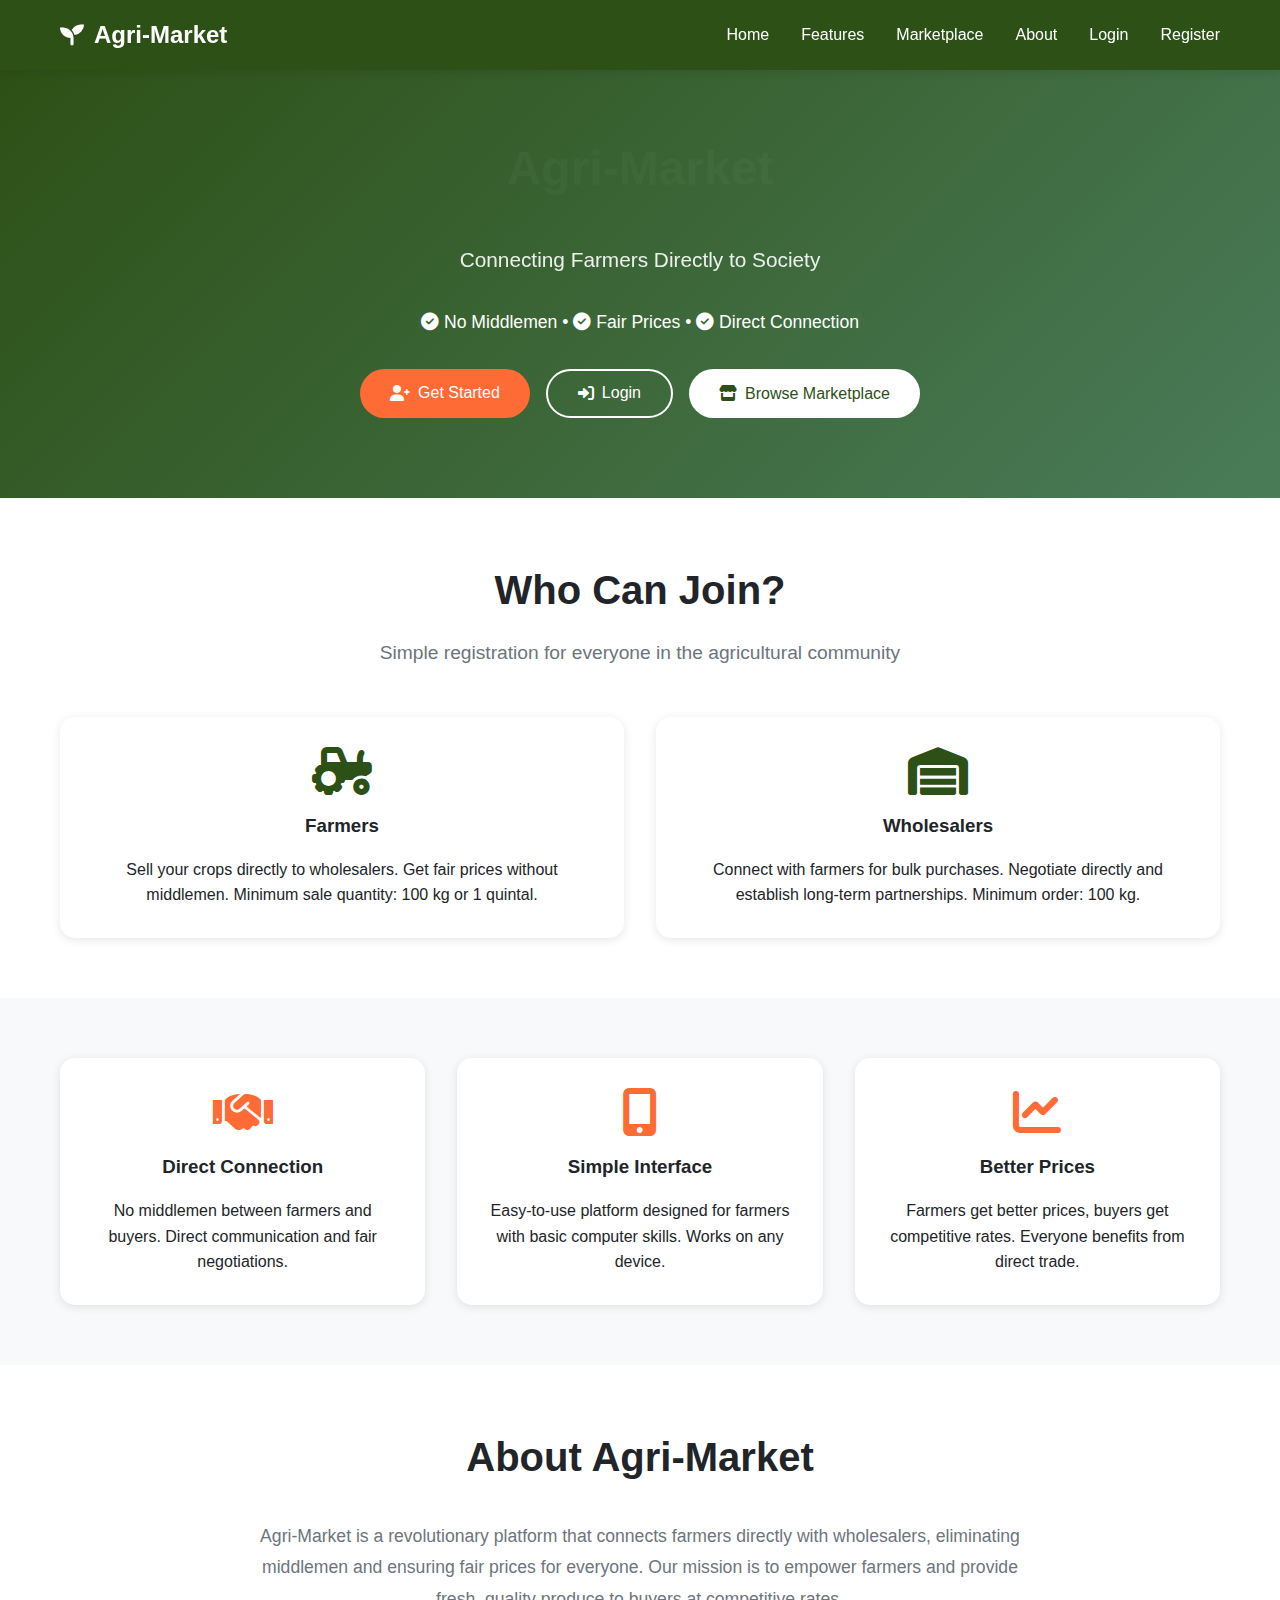
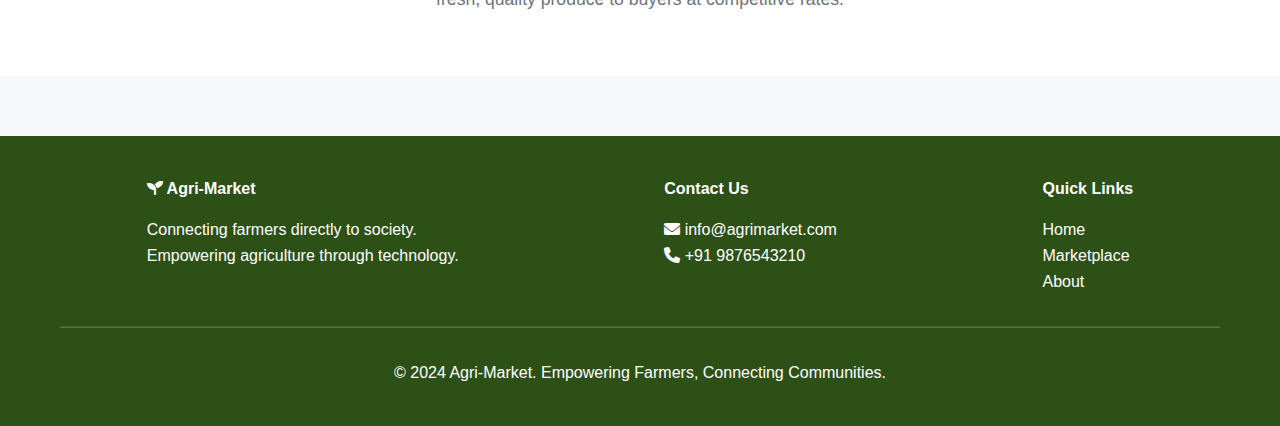
<file: dashboard/retailer-dashboard.html>
<!DOCTYPE html>
<html lang="en">
<head>
    <meta charset="UTF-8">
    <meta name="viewport" content="width=device-width, initial-scale=1.0">
    <title>Retailer Dashboard - Agri-Market</title>
    <link rel="stylesheet" href="../css/style.css">
    <link rel="stylesheet" href="https://cdnjs.cloudflare.com/ajax/libs/font-awesome/6.0.0/css/all.min.css">
</head>
<body>
    <!-- Navigation -->
    <nav class="navbar">
        <div class="navbar-container">
            <a href="../index.html" class="navbar-brand">
                <i class="fas fa-seedling"></i>
                Agri-Market
            </a>
            <ul class="navbar-menu">
                <li><a href="retailer-dashboard.html">Dashboard</a></li>
                <li><a href="../pages/marketplace.html">Marketplace</a></li>
                <li><a href="#" onclick="handleLogout()">Logout</a></li>
            </ul>
        </div>
    </nav>

    <!-- Dashboard Header -->
    <section style="background: linear-gradient(135deg, var(--primary-green), var(--light-green)); color: white; padding: 40px 20px;">
        <div class="container">
            <h1><i class="fas fa-store"></i> Retailer Dashboard</h1>
            <p style="font-size: 1.1rem;">Welcome, <span id="userName"></span>!</p>
        </div>
    </section>

    <!-- Statistics Cards -->
    <section style="padding: 40px 20px;">
        <div class="container">
            <div class="grid grid-4">
                <div class="stat-card">
                    <div class="stat-value" id="totalOrders">0</div>
                    <div class="stat-label">Total Orders</div>
                </div>
                <div class="stat-card" style="background: linear-gradient(135deg, #ffc107, #ff9800);">
                    <div class="stat-value" id="pendingOrders">0</div>
                    <div class="stat-label">Pending Orders</div>
                </div>
                <div class="stat-card" style="background: linear-gradient(135deg, #28a745, #218838);">
                    <div class="stat-value" id="completedOrders">0</div>
                    <div class="stat-label">Completed Orders</div>
                </div>
                <div class="stat-card" style="background: linear-gradient(135deg, #17a2b8, #138496);">
                    <div class="stat-value" id="totalSpent">₹0</div>
                    <div class="stat-label">Total Spent</div>
                </div>
            </div>
        </div>
    </section>

    <!-- Quick Actions -->
    <section style="padding: 0 20px 40px;">
        <div class="container">
            <div class="card">
                <div class="card-header">
                    <h2 class="card-title">Quick Actions</h2>
                </div>
                <div style="display: flex; gap: 1rem; flex-wrap: wrap;">
                    <a href="../pages/marketplace.html" class="btn btn-primary">
                        <i class="fas fa-shopping-cart"></i> Browse Products
                    </a>
                    <button class="btn btn-secondary" onclick="loadOrders()">
                        <i class="fas fa-sync"></i> Refresh Orders
                    </button>
                </div>
            </div>
        </div>
    </section>

    <!-- My Orders Section -->
    <section style="padding: 0 20px 40px;">
        <div class="container">
            <div class="card">
                <div class="card-header">
                    <h2 class="card-title">My Purchase Requests</h2>
                </div>
                <div class="table-container">
                    <table class="table" id="ordersTable">
                        <thead>
                            <tr>
                                <th>Request ID</th>
                                <th>Crop</th>
                                <th>Farmer</th>
                                <th>Quantity</th>
                                <th>Amount</th>
                                <th>Date</th>
                                <th>Status</th>
                                <th>Action</th>
                            </tr>
                        </thead>
                        <tbody id="ordersTableBody">
                            <!-- Orders will be loaded here -->
                        </tbody>
                    </table>
                </div>
                <div id="emptyOrders" class="hidden" style="text-align: center; padding: 40px;">
                    <i class="fas fa-shopping-bag" style="font-size: 3rem; color: #ccc; margin-bottom: 1rem;"></i>
                    <h3>No purchase requests yet</h3>
                    <p>Start shopping from our marketplace</p>
                    <a href="../pages/marketplace.html" class="btn btn-primary mt-2">
                        <i class="fas fa-store"></i> Browse Marketplace
                    </a>
                </div>
            </div>
        </div>
    </section>

    <!-- Purchase Request Details Modal -->
    <div id="orderModal" class="modal">
        <div class="modal-content">
            <div class="modal-header">
                <h2>Purchase Request Details</h2>
                <button class="modal-close" onclick="closeModal('orderModal')">&times;</button>
            </div>
            <div id="orderModalBody">
                <!-- Purchase request details will be loaded here -->
            </div>
        </div>
    </div>

    <!-- Footer -->
    <footer class="footer">
        <div class="container">
            <p>&copy; 2024 Agri-Market. Empowering Farmers, Connecting Communities.</p>
        </div>
    </footer>

    <!-- Scripts -->
    <script src="../js/api.js"></script>
    <script src="../js/utils.js"></script>
    <script>
        let currentUser = null;
        let allOrders = [];

        // Initialize dashboard
        window.onload = async function() {
            if (!requireAuth()) return;
            
            currentUser = getCurrentUser();
            
            if (currentUser.user_type !== 'retailer') {
                showToast('Access denied', 'error');
                window.location.href = `${currentUser.user_type}-dashboard.html`;
                return;
            }

            document.getElementById('userName').textContent = currentUser.full_name;
            
            await loadStatistics();
            await loadOrders();
        };

        // Load statistics
        async function loadStatistics() {
            const stats = await api.getStatistics(currentUser.user_id, 'retailer');
            
            document.getElementById('totalOrders').textContent = stats.total_orders;
            document.getElementById('pendingOrders').textContent = stats.pending_orders;
            document.getElementById('completedOrders').textContent = stats.completed_orders;
            document.getElementById('totalSpent').textContent = formatCurrency(stats.total_spent);
        }

        // Load orders
        async function loadOrders() {
            const tbody = document.getElementById('ordersTableBody');
            const emptyState = document.getElementById('emptyOrders');
            const table = document.getElementById('ordersTable');
            
            allOrders = await api.getTransactionsByBuyer(currentUser.user_id);
            
            if (allOrders.length === 0) {
                table.style.display = 'none';
                emptyState.classList.remove('hidden');
            } else {
                table.style.display = 'table';
                emptyState.classList.add('hidden');
                tbody.innerHTML = allOrders.map(order => `
                    <tr>
                        <td>${order.transaction_id}</td>
                        <td>${order.crop_name}</td>
                        <td>${order.farmer_name}</td>
                        <td>${order.quantity_sold}</td>
                        <td>${formatCurrency(order.total_amount)}</td>
                        <td>${formatDate(order.transaction_date)}</td>
                        <td><span class="badge ${getStatusBadgeClass(order.status)}">${capitalize(order.status)}</span></td>
                        <td>
                            <button class="btn btn-primary" style="padding: 6px 12px; font-size: 0.875rem;" onclick="viewOrder('${order.transaction_id}')">
                                <i class="fas fa-eye"></i> View
                            </button>
                        </td>
                    </tr>
                `).join('');
            }
        }

        // View order details
        async function viewOrder(transactionId) {
            const order = allOrders.find(o => o.transaction_id === transactionId);
            
            if (!order) {
                showToast('Order not found', 'error');
                return;
            }

            const modalBody = document.getElementById('orderModalBody');
            modalBody.innerHTML = `
                <div style="padding: 20px 0;">
                    <div style="display: grid; grid-template-columns: 1fr 1fr; gap: 1rem; margin-bottom: 1.5rem;">
                        <div>
                            <strong>Request ID:</strong><br>
                            ${order.transaction_id}
                        </div>
                        <div>
                            <strong>Status:</strong><br>
                            <span class="badge ${getStatusBadgeClass(order.status)}">${capitalize(order.status)}</span>
                        </div>
                    </div>
                    
                    <hr>
                    
                    <h4>Product Details</h4>
                    <p><strong>Crop:</strong> ${order.crop_name}</p>
                    <p><strong>Quantity:</strong> ${order.quantity_sold}</p>
                    <p><strong>Price per Unit:</strong> ${formatCurrency(order.price_per_unit)}</p>
                    <p><strong>Total Amount:</strong> <span style="font-size: 1.5rem; color: var(--accent-orange);">${formatCurrency(order.total_amount)}</span></p>
                    
                    <hr>
                    
                    <h4>Farmer Details</h4>
                    <p><strong>Name:</strong> ${order.farmer_name}</p>
                    
                    <hr>
                    
                    <h4>Delivery Information</h4>
                    <p><strong>Address:</strong> ${order.delivery_address}</p>
                    ${order.notes ? `<p><strong>Notes:</strong> ${order.notes}</p>` : ''}
                    
                    <hr>
                    
                    <p><strong>Request Date:</strong> ${formatDateTime(order.transaction_date)}</p>
                </div>
            `;

            document.getElementById('orderModal').classList.add('show');
        }

        // Close modal
        function closeModal(modalId) {
            document.getElementById(modalId).classList.remove('show');
        }

        // Handle logout
        function handleLogout() {
            api.logout();
            showToast('Logged out successfully', 'success');
            setTimeout(() => {
                window.location.href = '../index.html';
            }, 1000);
        }

        // Close modal on outside click
        window.onclick = function(event) {
            if (event.target.classList.contains('modal')) {
                event.target.classList.remove('show');
            }
        }
    </script>
</body>
</html>
</file>
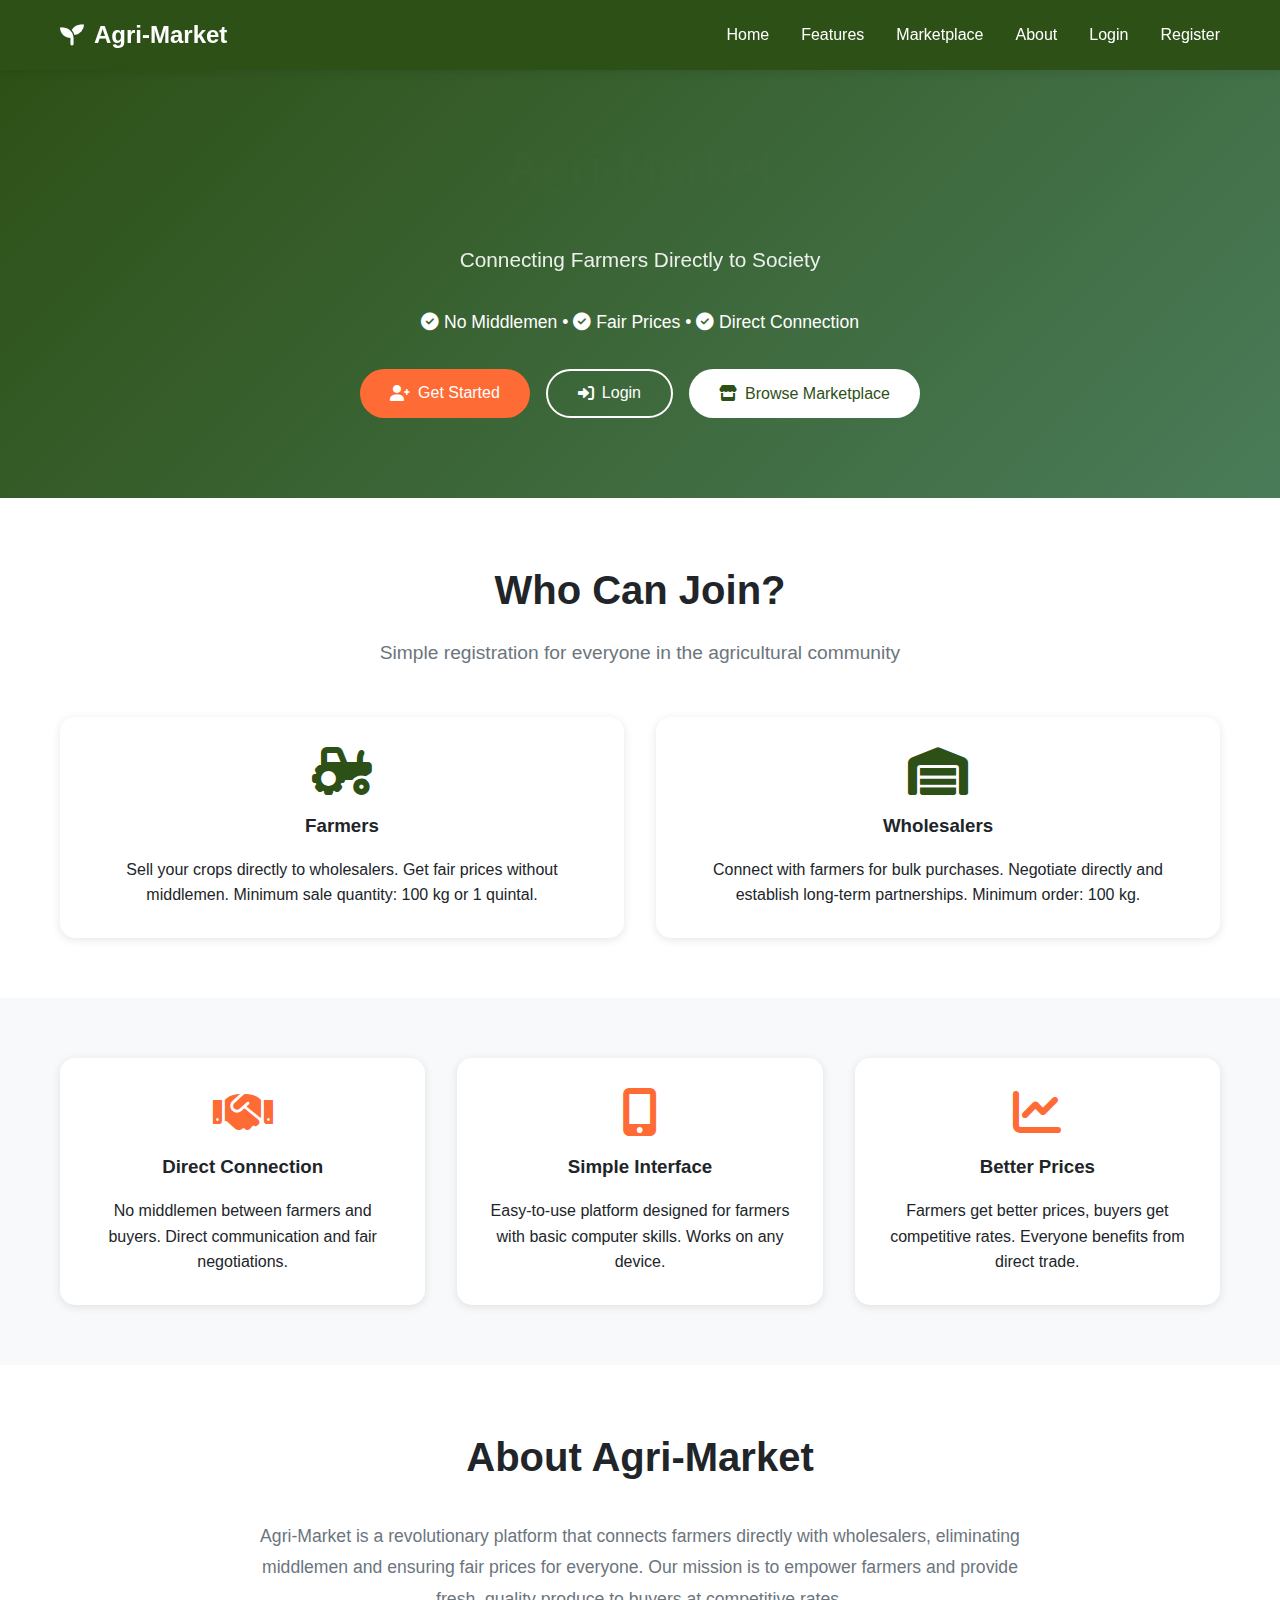
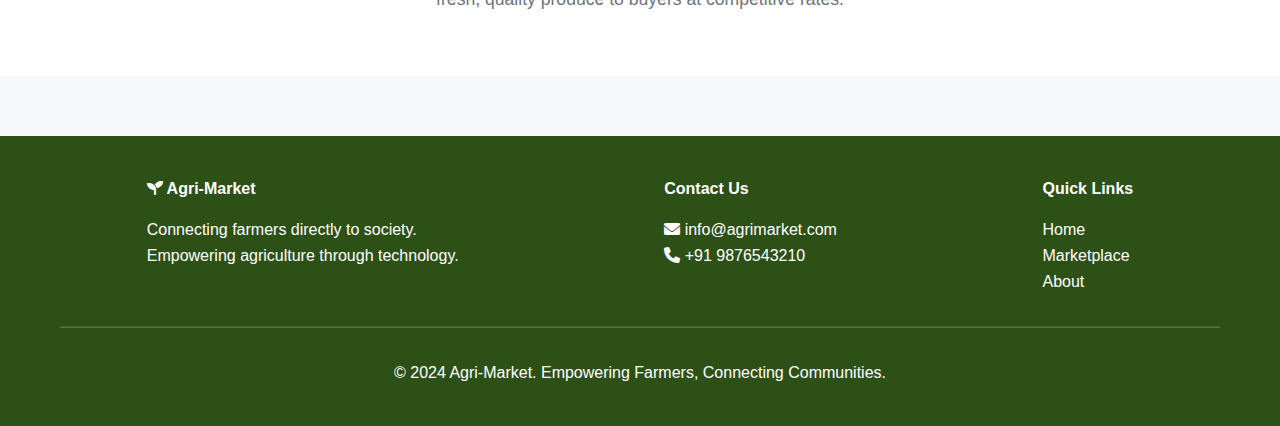
<file: dashboard/wholesaler-dashboard.html>
<!DOCTYPE html>
<html lang="en">
<head>
    <meta charset="UTF-8">
    <meta name="viewport" content="width=device-width, initial-scale=1.0">
    <title>Wholesaler Dashboard - Agri-Market</title>
    <link rel="stylesheet" href="../css/style.css">
    <link rel="stylesheet" href="https://cdnjs.cloudflare.com/ajax/libs/font-awesome/6.0.0/css/all.min.css">
</head>
<body>
    <!-- Navigation -->
    <nav class="navbar">
        <div class="navbar-container">
            <a href="../index.html" class="navbar-brand">
                <i class="fas fa-seedling"></i>
                Agri-Market
            </a>
            <ul class="navbar-menu">
                <li><a href="wholesaler-dashboard.html">Dashboard</a></li>
                <li><a href="../pages/marketplace.html">Marketplace</a></li>
                <li><a href="#" onclick="handleLogout()">Logout</a></li>
            </ul>
        </div>
    </nav>

    <!-- Dashboard Header -->
    <section style="background: linear-gradient(135deg, var(--primary-green), var(--light-green)); color: white; padding: 40px 20px;">
        <div class="container">
            <h1><i class="fas fa-warehouse"></i> Wholesaler Dashboard</h1>
            <p style="font-size: 1.1rem;">Welcome, <span id="userName"></span>!</p>
        </div>
    </section>

    <!-- Statistics Cards -->
    <section style="padding: 40px 20px;">
        <div class="container">
            <div class="grid grid-4">
                <div class="stat-card">
                    <div class="stat-value" id="totalOrders">0</div>
                    <div class="stat-label">Total Orders</div>
                </div>
                <div class="stat-card" style="background: linear-gradient(135deg, #ffc107, #ff9800);">
                    <div class="stat-value" id="pendingOrders">0</div>
                    <div class="stat-label">Pending Orders</div>
                </div>
                <div class="stat-card" style="background: linear-gradient(135deg, #28a745, #218838);">
                    <div class="stat-value" id="completedOrders">0</div>
                    <div class="stat-label">Completed Orders</div>
                </div>
                <div class="stat-card" style="background: linear-gradient(135deg, #17a2b8, #138496);">
                    <div class="stat-value" id="totalSpent">₹0</div>
                    <div class="stat-label">Total Spent</div>
                </div>
            </div>
        </div>
    </section>

    <!-- Quick Actions -->
    <section style="padding: 0 20px 40px;">
        <div class="container">
            <div class="card">
                <div class="card-header">
                    <h2 class="card-title">Quick Actions</h2>
                </div>
                <div style="display: flex; gap: 1rem; flex-wrap: wrap;">
                    <a href="../pages/marketplace.html" class="btn btn-primary">
                        <i class="fas fa-shopping-cart"></i> Browse Products
                    </a>
                    <button class="btn btn-secondary" onclick="loadOrders()">
                        <i class="fas fa-sync"></i> Refresh Orders
                    </button>
                </div>
            </div>
        </div>
    </section>

    <!-- My Orders Section -->
    <section style="padding: 0 20px 40px;">
        <div class="container">
            <div class="card">
                <div class="card-header">
                    <h2 class="card-title">My Purchase Requests</h2>
                </div>
                <div class="table-container">
                    <table class="table" id="ordersTable">
                        <thead>
                            <tr>
                                <th>Request ID</th>
                                <th>Crop</th>
                                <th>Farmer</th>
                                <th>Quantity</th>
                                <th>Amount</th>
                                <th>Date</th>
                                <th>Status</th>
                                <th>Action</th>
                            </tr>
                        </thead>
                        <tbody id="ordersTableBody">
                            <!-- Orders will be loaded here -->
                        </tbody>
                    </table>
                </div>
                <div id="emptyOrders" class="hidden" style="text-align: center; padding: 40px;">
                    <i class="fas fa-shopping-bag" style="font-size: 3rem; color: #ccc; margin-bottom: 1rem;"></i>
                    <h3>No purchase requests yet</h3>
                    <p>Start shopping from our marketplace</p>
                    <a href="../pages/marketplace.html" class="btn btn-primary mt-2">
                        <i class="fas fa-store"></i> Browse Marketplace
                    </a>
                </div>
            </div>
        </div>
    </section>

    <!-- Purchase Request Details Modal -->
    <div id="orderModal" class="modal">
        <div class="modal-content">
            <div class="modal-header">
                <h2>Purchase Request Details</h2>
                <button class="modal-close" onclick="closeModal('orderModal')">&times;</button>
            </div>
            <div id="orderModalBody">
                <!-- Purchase request details will be loaded here -->
            </div>
        </div>
    </div>

    <!-- Footer -->
    <footer class="footer">
        <div class="container">
            <p>&copy; 2024 Agri-Market. Empowering Farmers, Connecting Communities.</p>
        </div>
    </footer>

    <!-- Scripts -->
    <script src="../js/api.js"></script>
    <script src="../js/utils.js"></script>
    <script>
        let currentUser = null;
        let allOrders = [];

        // Initialize dashboard
        window.onload = async function() {
            if (!requireAuth()) return;
            
            currentUser = getCurrentUser();
            
            if (currentUser.user_type !== 'wholesaler') {
                showToast('Access denied', 'error');
                window.location.href = `${currentUser.user_type}-dashboard.html`;
                return;
            }

            document.getElementById('userName').textContent = currentUser.full_name;
            
            await loadStatistics();
            await loadOrders();
        };

        // Load statistics
        async function loadStatistics() {
            const stats = await api.getStatistics(currentUser.user_id, 'wholesaler');
            
            document.getElementById('totalOrders').textContent = stats.total_orders;
            document.getElementById('pendingOrders').textContent = stats.pending_orders;
            document.getElementById('completedOrders').textContent = stats.completed_orders;
            document.getElementById('totalSpent').textContent = formatCurrency(stats.total_spent);
        }

        // Load orders
        async function loadOrders() {
            const tbody = document.getElementById('ordersTableBody');
            const emptyState = document.getElementById('emptyOrders');
            const table = document.getElementById('ordersTable');
            
            allOrders = await api.getTransactionsByBuyer(currentUser.user_id);
            
            if (allOrders.length === 0) {
                table.style.display = 'none';
                emptyState.classList.remove('hidden');
            } else {
                table.style.display = 'table';
                emptyState.classList.add('hidden');
                tbody.innerHTML = allOrders.map(order => `
                    <tr>
                        <td>${order.transaction_id}</td>
                        <td>${order.crop_name}</td>
                        <td>${order.farmer_name}</td>
                        <td>${order.quantity_sold}</td>
                        <td>${formatCurrency(order.total_amount)}</td>
                        <td>${formatDate(order.transaction_date)}</td>
                        <td><span class="badge ${getStatusBadgeClass(order.status)}">${capitalize(order.status)}</span></td>
                        <td>
                            <button class="btn btn-primary" style="padding: 6px 12px; font-size: 0.875rem;" onclick="viewOrder('${order.transaction_id}')">
                                <i class="fas fa-eye"></i> View
                            </button>
                        </td>
                    </tr>
                `).join('');
            }
        }

        // View order details
        async function viewOrder(transactionId) {
            const order = allOrders.find(o => o.transaction_id === transactionId);
            
            if (!order) {
                showToast('Order not found', 'error');
                return;
            }

            const modalBody = document.getElementById('orderModalBody');
            modalBody.innerHTML = `
                <div style="padding: 20px 0;">
                    <div style="display: grid; grid-template-columns: 1fr 1fr; gap: 1rem; margin-bottom: 1.5rem;">
                        <div>
                            <strong>Request ID:</strong><br>
                            ${order.transaction_id}
                        </div>
                        <div>
                            <strong>Status:</strong><br>
                            <span class="badge ${getStatusBadgeClass(order.status)}">${capitalize(order.status)}</span>
                        </div>
                    </div>
                    
                    <hr>
                    
                    <h4>Product Details</h4>
                    <p><strong>Crop:</strong> ${order.crop_name}</p>
                    <p><strong>Quantity:</strong> ${order.quantity_sold}</p>
                    <p><strong>Price per Unit:</strong> ${formatCurrency(order.price_per_unit)}</p>
                    <p><strong>Total Amount:</strong> <span style="font-size: 1.5rem; color: var(--accent-orange);">${formatCurrency(order.total_amount)}</span></p>
                    
                    <hr>
                    
                    <h4>Farmer Details</h4>
                    <p><strong>Name:</strong> ${order.farmer_name}</p>
                    
                    <hr>
                    
                    <h4>Delivery Information</h4>
                    <p><strong>Address:</strong> ${order.delivery_address}</p>
                    ${order.notes ? `<p><strong>Notes:</strong> ${order.notes}</p>` : ''}
                    
                    <hr>
                    
                    <p><strong>Request Date:</strong> ${formatDateTime(order.transaction_date)}</p>
                </div>
            `;

            document.getElementById('orderModal').classList.add('show');
        }

        // Close modal
        function closeModal(modalId) {
            document.getElementById(modalId).classList.remove('show');
        }

        // Handle logout
        function handleLogout() {
            api.logout();
            showToast('Logged out successfully', 'success');
            setTimeout(() => {
                window.location.href = '../index.html';
            }, 1000);
        }

        // Close modal on outside click
        window.onclick = function(event) {
            if (event.target.classList.contains('modal')) {
                event.target.classList.remove('show');
            }
        }
    </script>
</body>
</html>
</file>
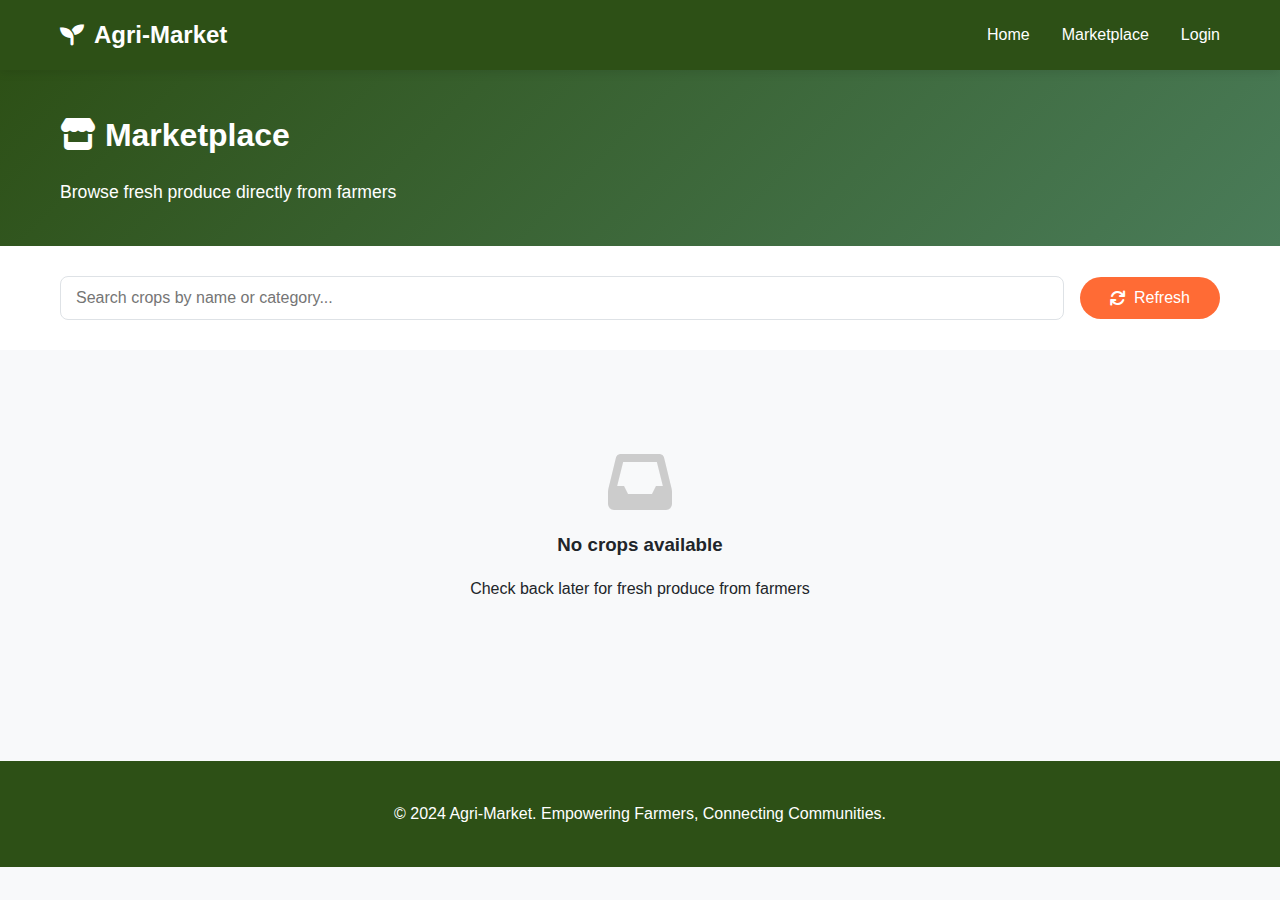
<file: pages/marketplace.html>
<!DOCTYPE html>
<html lang="en">
<head>
    <meta charset="UTF-8">
    <meta name="viewport" content="width=device-width, initial-scale=1.0">
    <title>Marketplace - Agri-Market</title>
    <link rel="stylesheet" href="../css/style.css">
    <link rel="stylesheet" href="https://cdnjs.cloudflare.com/ajax/libs/font-awesome/6.0.0/css/all.min.css">
</head>
<body>
    <!-- Navigation -->
    <nav class="navbar">
        <div class="navbar-container">
            <a href="../index.html" class="navbar-brand">
                <i class="fas fa-seedling"></i>
                Agri-Market
            </a>
            <ul class="navbar-menu">
                <li><a href="../index.html">Home</a></li>
                <li><a href="marketplace.html">Marketplace</a></li>
                <li id="authLinks"></li>
            </ul>
        </div>
    </nav>

    <!-- Marketplace Header -->
    <section style="background: linear-gradient(135deg, var(--primary-green), var(--light-green)); color: white; padding: 40px 20px;">
        <div class="container">
            <h1><i class="fas fa-store"></i> Marketplace</h1>
            <p style="font-size: 1.1rem;">Browse fresh produce directly from farmers</p>
        </div>
    </section>

    <!-- Search and Filter -->
    <section style="padding: 30px 20px; background: white;">
        <div class="container">
            <div style="display: flex; gap: 1rem; flex-wrap: wrap; align-items: center;">
                <div style="flex: 1; min-width: 250px;">
                    <input type="text" id="searchInput" class="form-control" placeholder="Search crops by name or category..." onkeyup="handleSearch()">
                </div>
                <button class="btn btn-primary" onclick="loadCrops()">
                    <i class="fas fa-sync"></i> Refresh
                </button>
            </div>
        </div>
    </section>

    <!-- Products Grid -->
    <section style="padding: 40px 20px;">
        <div class="container">
            <div id="cropsContainer" class="grid grid-3">
                <!-- Products will be loaded here -->
            </div>
            <div id="emptyState" class="hidden" style="text-align: center; padding: 60px 20px;">
                <i class="fas fa-inbox" style="font-size: 4rem; color: #ccc; margin-bottom: 1rem;"></i>
                <h3>No crops available</h3>
                <p>Check back later for fresh produce from farmers</p>
            </div>
        </div>
    </section>

    <!-- Product Detail Modal -->
    <div id="productModal" class="modal">
        <div class="modal-content" style="max-width: 800px;">
            <div class="modal-header">
                <h2 id="modalTitle">Product Details</h2>
                <button class="modal-close" onclick="closeModal('productModal')">&times;</button>
            </div>
            <div id="modalBody">
                <!-- Product details will be loaded here -->
            </div>
        </div>
    </div>

    <!-- Footer -->
    <footer class="footer">
        <div class="container">
            <p>&copy; 2024 Agri-Market. Empowering Farmers, Connecting Communities.</p>
        </div>
    </footer>

    <!-- Scripts -->
    <script src="../js/api.js"></script>
    <script src="../js/utils.js"></script>
    <script>
        let allCrops = [];

        // Load crops on page load
        window.onload = async function() {
            updateAuthLinks();
            await loadCrops();
        };

        // Update auth links based on login status
        function updateAuthLinks() {
            const authLinks = document.getElementById('authLinks');
            if (isLoggedIn()) {
                const user = getCurrentUser();
                authLinks.innerHTML = `
                    <li><a href="../dashboard/${user.user_type}-dashboard.html">Dashboard</a></li>
                    <li><a href="#" onclick="handleLogout()">Logout</a></li>
                `;
            } else {
                authLinks.innerHTML = `
                    <li><a href="../index.html">Login</a></li>
                `;
            }
        }

        // Load all crops
        async function loadCrops() {
            const container = document.getElementById('cropsContainer');
            const emptyState = document.getElementById('emptyState');
            
            container.innerHTML = '<div class="loading-spinner"><i class="fas fa-spinner fa-spin"></i></div>';
            
            allCrops = await api.getAllCrops();
            
            if (allCrops.length === 0) {
                container.innerHTML = '';
                emptyState.classList.remove('hidden');
            } else {
                emptyState.classList.add('hidden');
                displayCrops(allCrops);
            }
        }

        // Display crops
        function displayCrops(crops) {
            const container = document.getElementById('cropsContainer');
            
            container.innerHTML = crops.map(crop => `
                <div class="product-card">
                    <img src="${crop.crop_image || 'https://via.placeholder.com/400x200?text=Crop+Image'}" alt="${crop.crop_name}" class="product-image">
                    <div class="product-info">
                        <h3 class="product-title">${crop.crop_name}</h3>
                        <div class="badge badge-success mb-1">${crop.category}</div>
                        ${crop.is_organic ? '<div class="badge badge-info mb-1">Organic</div>' : ''}
                        <p class="product-price">${formatCurrency(crop.price_per_unit)}/${crop.unit}</p>
                        <p style="color: #6c757d; margin-bottom: 0.5rem;">
                            <i class="fas fa-box"></i> Available: ${crop.quantity_available} ${crop.unit}
                        </p>
                        <p style="color: #6c757d; margin-bottom: 1rem;">
                            <i class="fas fa-map-marker-alt"></i> ${crop.farmer_city}
                        </p>
                        <button class="btn btn-primary w-100" onclick="viewProduct('${crop.crop_id}')">
                            <i class="fas fa-eye"></i> View Details
                        </button>
                    </div>
                </div>
            `).join('');
        }

        // Search crops
        function handleSearch() {
            const query = document.getElementById('searchInput').value.toLowerCase();
            
            if (query === '') {
                displayCrops(allCrops);
            } else {
                const filtered = allCrops.filter(crop => 
                    crop.crop_name.toLowerCase().includes(query) ||
                    crop.category.toLowerCase().includes(query) ||
                    crop.farmer_city.toLowerCase().includes(query)
                );
                displayCrops(filtered);
            }
        }

        // View product details
        async function viewProduct(cropId) {
            const crop = await api.getCropById(cropId);
            
            if (!crop) {
                showToast('Crop not found', 'error');
                return;
            }

            const modalBody = document.getElementById('modalBody');
            const currentUser = getCurrentUser();
            const canBuy = currentUser && currentUser.user_type !== 'farmer';

            modalBody.innerHTML = `
                <div style="display: grid; grid-template-columns: 1fr 1fr; gap: 2rem;">
                    <div>
                        <img src="${crop.crop_image || 'https://via.placeholder.com/400x300?text=Crop+Image'}" alt="${crop.crop_name}" style="width: 100%; border-radius: 10px;">
                    </div>
                    <div>
                        <h3>${crop.crop_name}</h3>
                        <div class="badge badge-success">${crop.category}</div>
                        ${crop.is_organic ? '<div class="badge badge-info">Organic</div>' : ''}
                        
                        <h2 style="color: var(--accent-orange); margin: 1rem 0;">
                            ${formatCurrency(crop.price_per_unit)}/${crop.unit}
                        </h2>
                        
                        <p><strong>Available Quantity:</strong> ${crop.quantity_available} ${crop.unit}</p>
                        <p><strong>Harvest Date:</strong> ${formatDate(crop.harvest_date)}</p>
                        <p><strong>Location:</strong> ${crop.location}</p>
                        
                        <hr>
                        
                        <h4>Farmer Details</h4>
                        <p><i class="fas fa-user"></i> ${crop.farmer_name}</p>
                        <p><i class="fas fa-phone"></i> ${crop.farmer_phone}</p>
                        <p><i class="fas fa-map-marker-alt"></i> ${crop.farmer_city}</p>
                        
                        ${canBuy ? `
                            <hr>
                            <h4>Send Purchase Request</h4>
                            <form onsubmit="handleBuy(event, '${crop.crop_id}')">
                                <div class="form-group">
                                    <label class="form-label">Quantity (${crop.unit}) - Minimum: ${crop.unit === 'kg' ? '100' : crop.unit === 'quintal' ? '1' : '0.1'}</label>
                                    <input type="number" class="form-control" id="buyQuantity" min="${crop.unit === 'kg' ? '100' : crop.unit === 'quintal' ? '1' : '0.1'}" max="${crop.quantity_available}" step="${crop.unit === 'ton' ? '0.1' : '1'}" required>
                                    <small style="color: #6c757d;">Minimum order: ${crop.unit === 'kg' ? '100 kg' : crop.unit === 'quintal' ? '1 quintal' : '0.1 ton'}</small>
                                </div>
                                <div class="form-group">
                                    <label class="form-label">Delivery Address</label>
                                    <textarea class="form-control" id="buyAddress" rows="2" required>${currentUser.address || ''}</textarea>
                                </div>
                                <div class="form-group">
                                    <label class="form-label">Notes (Optional)</label>
                                    <textarea class="form-control" id="buyNotes" rows="2"></textarea>
                                </div>
                                <button type="submit" class="btn btn-primary w-100">
                                    <i class="fas fa-paper-plane"></i> Send Purchase Request
                                </button>
                            </form>
                        ` : `
                            <div style="background: #fff3cd; padding: 1rem; border-radius: 8px; margin-top: 1rem;">
                                <i class="fas fa-info-circle"></i> Please login as a buyer to send a purchase request
                            </div>
                        `}
                    </div>
                </div>
                
                ${crop.description ? `
                    <div style="margin-top: 2rem;">
                        <h4>Description</h4>
                        <p>${crop.description}</p>
                    </div>
                ` : ''}
            `;

            document.getElementById('productModal').classList.add('show');
        }

        // Handle buy
        async function handleBuy(event, cropId) {
            event.preventDefault();

            const quantity = parseFloat(document.getElementById('buyQuantity').value);
            const address = document.getElementById('buyAddress').value;
            const notes = document.getElementById('buyNotes').value;

            const crop = await api.getCropById(cropId);
            const currentUser = getCurrentUser();

            // Validate minimum quantity
            if (crop.unit === 'kg' && quantity < 100) {
                showToast('Minimum order quantity is 100 kg', 'error');
                return;
            }
            if (crop.unit === 'quintal' && quantity < 1) {
                showToast('Minimum order quantity is 1 quintal', 'error');
                return;
            }
            if (crop.unit === 'ton' && quantity < 0.1) {
                showToast('Minimum order quantity is 0.1 ton', 'error');
                return;
            }

            if (quantity > crop.quantity_available) {
                showToast('Quantity exceeds available stock', 'error');
                return;
            }

            const transactionData = {
                crop_id: cropId,
                farmer_id: crop.farmer_id,
                buyer_id: currentUser.user_id,
                quantity_sold: quantity,
                price_per_unit: crop.price_per_unit,
                total_amount: quantity * crop.price_per_unit,
                delivery_address: address,
                notes: notes,
                new_quantity: crop.quantity_available - quantity
            };

            const result = await api.createTransaction(transactionData);

            if (result.success) {
                showToast('Purchase request sent successfully!', 'success');
                closeModal('productModal');
                await loadCrops();
            } else {
                showToast(result.message, 'error');
            }
        }

        // Close modal
        function closeModal(modalId) {
            document.getElementById(modalId).classList.remove('show');
        }

        // Handle logout
        function handleLogout() {
            api.logout();
            showToast('Logged out successfully', 'success');
            setTimeout(() => {
                window.location.href = '../index.html';
            }, 1000);
        }

        // Close modal on outside click
        window.onclick = function(event) {
            if (event.target.classList.contains('modal')) {
                event.target.classList.remove('show');
            }
        }
    </script>
</body>
</html>
</file>
<file: css/style.css>
/**
 * Agri-Market - Main Stylesheet
 * Modern, responsive design for agricultural marketplace
 */

:root {
    --primary-green: #2d5016;
    --light-green: #4a7c59;
    --accent-orange: #ff6b35;
    --light-bg: #f8f9fa;
    --dark-text: #212529;
    --border-color: #dee2e6;
    --success: #28a745;
    --danger: #dc3545;
    --warning: #ffc107;
    --info: #17a2b8;
    --white: #ffffff;
    --shadow: 0 2px 10px rgba(0, 0, 0, 0.1);
    --shadow-lg: 0 5px 20px rgba(0, 0, 0, 0.15);
}

* {
    margin: 0;
    padding: 0;
    box-sizing: border-box;
}

body {
    font-family: 'Segoe UI', Tahoma, Geneva, Verdana, sans-serif;
    background-color: var(--light-bg);
    color: var(--dark-text);
    line-height: 1.6;
}

/* Typography */
h1, h2, h3, h4, h5, h6 {
    font-weight: 600;
    margin-bottom: 1rem;
}

a {
    text-decoration: none;
    color: var(--primary-green);
    transition: color 0.3s ease;
}

a:hover {
    color: var(--light-green);
}

/* Container */
.container {
    max-width: 1200px;
    margin: 0 auto;
    padding: 0 20px;
}

/* Navigation Bar */
.navbar {
    background-color: var(--primary-green);
    color: var(--white);
    padding: 1rem 0;
    box-shadow: var(--shadow);
    position: sticky;
    top: 0;
    z-index: 1000;
}

.navbar-container {
    display: flex;
    justify-content: space-between;
    align-items: center;
    max-width: 1200px;
    margin: 0 auto;
    padding: 0 20px;
}

.navbar-brand {
    font-size: 1.5rem;
    font-weight: bold;
    color: var(--white);
    display: flex;
    align-items: center;
    gap: 10px;
}

.navbar-menu {
    display: flex;
    list-style: none;
    gap: 2rem;
    align-items: center;
}

.navbar-menu a {
    color: var(--white);
    font-weight: 500;
    transition: opacity 0.3s ease;
}

.navbar-menu a:hover {
    opacity: 0.8;
}

.navbar-toggle {
    display: none;
    background: none;
    border: none;
    color: var(--white);
    font-size: 1.5rem;
    cursor: pointer;
}

/* Hero Section */
.hero {
    background: linear-gradient(135deg, var(--primary-green) 0%, var(--light-green) 100%);
    color: var(--white);
    padding: 80px 20px;
    text-align: center;
}

.hero-title {
    font-size: 3rem;
    margin-bottom: 1rem;
    animation: fadeInDown 1s ease;
}

.hero-subtitle {
    font-size: 1.3rem;
    margin-bottom: 2rem;
    opacity: 0.9;
}

.hero-buttons {
    display: flex;
    gap: 1rem;
    justify-content: center;
    flex-wrap: wrap;
}

/* Buttons */
.btn {
    padding: 12px 30px;
    border: none;
    border-radius: 25px;
    font-size: 1rem;
    font-weight: 500;
    cursor: pointer;
    transition: all 0.3s ease;
    display: inline-flex;
    align-items: center;
    gap: 8px;
}

.btn-primary {
    background-color: var(--accent-orange);
    color: var(--white);
}

.btn-primary:hover {
    background-color: #e55a2b;
    transform: translateY(-2px);
    box-shadow: var(--shadow-lg);
}

.btn-secondary {
    background-color: var(--white);
    color: var(--primary-green);
}

.btn-secondary:hover {
    background-color: var(--light-bg);
}

.btn-success {
    background-color: var(--success);
    color: var(--white);
}

.btn-danger {
    background-color: var(--danger);
    color: var(--white);
}

.btn-outline {
    background-color: transparent;
    border: 2px solid var(--white);
    color: var(--white);
}

.btn-outline:hover {
    background-color: var(--white);
    color: var(--primary-green);
}

.btn:disabled {
    opacity: 0.6;
    cursor: not-allowed;
}

/* Cards */
.card {
    background: var(--white);
    border-radius: 15px;
    padding: 30px;
    box-shadow: var(--shadow);
    transition: transform 0.3s ease, box-shadow 0.3s ease;
}

.card:hover {
    transform: translateY(-5px);
    box-shadow: var(--shadow-lg);
}

.card-header {
    border-bottom: 2px solid var(--border-color);
    padding-bottom: 15px;
    margin-bottom: 20px;
}

.card-title {
    font-size: 1.5rem;
    color: var(--primary-green);
}

.card-body {
    padding: 20px 0;
}

/* Grid System */
.grid {
    display: grid;
    gap: 2rem;
}

.grid-2 {
    grid-template-columns: repeat(auto-fit, minmax(300px, 1fr));
}

.grid-3 {
    grid-template-columns: repeat(auto-fit, minmax(250px, 1fr));
}

.grid-4 {
    grid-template-columns: repeat(auto-fit, minmax(200px, 1fr));
}

/* Forms */
.form-group {
    margin-bottom: 1.5rem;
}

.form-label {
    display: block;
    margin-bottom: 0.5rem;
    font-weight: 500;
    color: var(--dark-text);
}

.form-control {
    width: 100%;
    padding: 12px 15px;
    border: 1px solid var(--border-color);
    border-radius: 8px;
    font-size: 1rem;
    transition: border-color 0.3s ease, box-shadow 0.3s ease;
}

.form-control:focus {
    outline: none;
    border-color: var(--primary-green);
    box-shadow: 0 0 0 3px rgba(45, 80, 22, 0.1);
}

.form-control.error {
    border-color: var(--danger);
}

.form-error {
    color: var(--danger);
    font-size: 0.875rem;
    margin-top: 0.25rem;
}

.form-select {
    appearance: none;
    background-image: url("data:image/svg+xml,%3Csvg xmlns='http://www.w3.org/2000/svg' width='12' height='12' viewBox='0 0 12 12'%3E%3Cpath fill='%23333' d='M6 9L1 4h10z'/%3E%3C/svg%3E");
    background-repeat: no-repeat;
    background-position: right 15px center;
    padding-right: 40px;
}

/* Badges */
.badge {
    display: inline-block;
    padding: 4px 12px;
    border-radius: 12px;
    font-size: 0.875rem;
    font-weight: 500;
}

.badge-primary {
    background-color: var(--info);
    color: var(--white);
}

.badge-success {
    background-color: var(--success);
    color: var(--white);
}

.badge-warning {
    background-color: var(--warning);
    color: var(--dark-text);
}

.badge-danger {
    background-color: var(--danger);
    color: var(--white);
}

.badge-info {
    background-color: var(--info);
    color: var(--white);
}

/* Tables */
.table-container {
    overflow-x: auto;
}

.table {
    width: 100%;
    border-collapse: collapse;
    background: var(--white);
    border-radius: 10px;
    overflow: hidden;
}

.table thead {
    background-color: var(--primary-green);
    color: var(--white);
}

.table th,
.table td {
    padding: 15px;
    text-align: left;
    border-bottom: 1px solid var(--border-color);
}

.table tbody tr:hover {
    background-color: var(--light-bg);
}

/* Modal */
.modal {
    display: none;
    position: fixed;
    top: 0;
    left: 0;
    width: 100%;
    height: 100%;
    background-color: rgba(0, 0, 0, 0.5);
    z-index: 2000;
    animation: fadeIn 0.3s ease;
}

.modal.show {
    display: flex;
    justify-content: center;
    align-items: center;
}

.modal-content {
    background: var(--white);
    border-radius: 15px;
    padding: 30px;
    max-width: 600px;
    width: 90%;
    max-height: 90vh;
    overflow-y: auto;
    animation: slideUp 0.3s ease;
}

.modal-header {
    display: flex;
    justify-content: space-between;
    align-items: center;
    margin-bottom: 20px;
}

.modal-close {
    background: none;
    border: none;
    font-size: 1.5rem;
    cursor: pointer;
    color: var(--dark-text);
}

/* Toast Notifications */
.toast-notification {
    position: fixed;
    top: 20px;
    right: 20px;
    background: var(--white);
    padding: 15px 20px;
    border-radius: 10px;
    box-shadow: var(--shadow-lg);
    z-index: 3000;
    transform: translateX(400px);
    transition: transform 0.3s ease;
}

.toast-notification.show {
    transform: translateX(0);
}

.toast-content {
    display: flex;
    align-items: center;
    gap: 10px;
}

.toast-success {
    border-left: 4px solid var(--success);
}

.toast-error {
    border-left: 4px solid var(--danger);
}

.toast-info {
    border-left: 4px solid var(--info);
}

/* Loading Spinner */
.loading-spinner {
    display: flex;
    justify-content: center;
    align-items: center;
    padding: 40px;
    font-size: 2rem;
    color: var(--primary-green);
}

/* Stats Cards */
.stat-card {
    background: linear-gradient(135deg, var(--primary-green), var(--light-green));
    color: var(--white);
    padding: 25px;
    border-radius: 15px;
    box-shadow: var(--shadow);
}

.stat-value {
    font-size: 2.5rem;
    font-weight: bold;
    margin-bottom: 5px;
}

.stat-label {
    font-size: 1rem;
    opacity: 0.9;
}

/* Product Card */
.product-card {
    background: var(--white);
    border-radius: 15px;
    overflow: hidden;
    box-shadow: var(--shadow);
    transition: transform 0.3s ease;
}

.product-card:hover {
    transform: translateY(-5px);
}

.product-image {
    width: 100%;
    height: 200px;
    object-fit: cover;
}

.product-info {
    padding: 20px;
}

.product-title {
    font-size: 1.25rem;
    margin-bottom: 10px;
    color: var(--primary-green);
}

.product-price {
    font-size: 1.5rem;
    font-weight: bold;
    color: var(--accent-orange);
    margin-bottom: 10px;
}

/* Footer */
.footer {
    background-color: var(--primary-green);
    color: var(--white);
    padding: 40px 20px;
    text-align: center;
    margin-top: 60px;
}

/* Animations */
@keyframes fadeIn {
    from { opacity: 0; }
    to { opacity: 1; }
}

@keyframes fadeInDown {
    from {
        opacity: 0;
        transform: translateY(-20px);
    }
    to {
        opacity: 1;
        transform: translateY(0);
    }
}

@keyframes slideUp {
    from {
        opacity: 0;
        transform: translateY(50px);
    }
    to {
        opacity: 1;
        transform: translateY(0);
    }
}

/* Responsive Design */
@media (max-width: 768px) {
    .navbar-menu {
        display: none;
        flex-direction: column;
        position: absolute;
        top: 100%;
        left: 0;
        right: 0;
        background-color: var(--primary-green);
        padding: 20px;
    }

    .navbar-menu.active {
        display: flex;
    }

    .navbar-toggle {
        display: block;
    }

    .hero-title {
        font-size: 2rem;
    }

    .hero-subtitle {
        font-size: 1rem;
    }

    .grid-2,
    .grid-3,
    .grid-4 {
        grid-template-columns: 1fr;
    }
}

/* Utility Classes */
.text-center { text-align: center; }
.text-right { text-align: right; }
.mt-1 { margin-top: 0.5rem; }
.mt-2 { margin-top: 1rem; }
.mt-3 { margin-top: 1.5rem; }
.mb-1 { margin-bottom: 0.5rem; }
.mb-2 { margin-bottom: 1rem; }
.mb-3 { margin-bottom: 1.5rem; }
.p-1 { padding: 0.5rem; }
.p-2 { padding: 1rem; }
.p-3 { padding: 1.5rem; }
.d-flex { display: flex; }
.justify-between { justify-content: space-between; }
.align-center { align-items: center; }
.gap-1 { gap: 0.5rem; }
.gap-2 { gap: 1rem; }
.w-100 { width: 100%; }
.hidden { display: none; }
</file>
